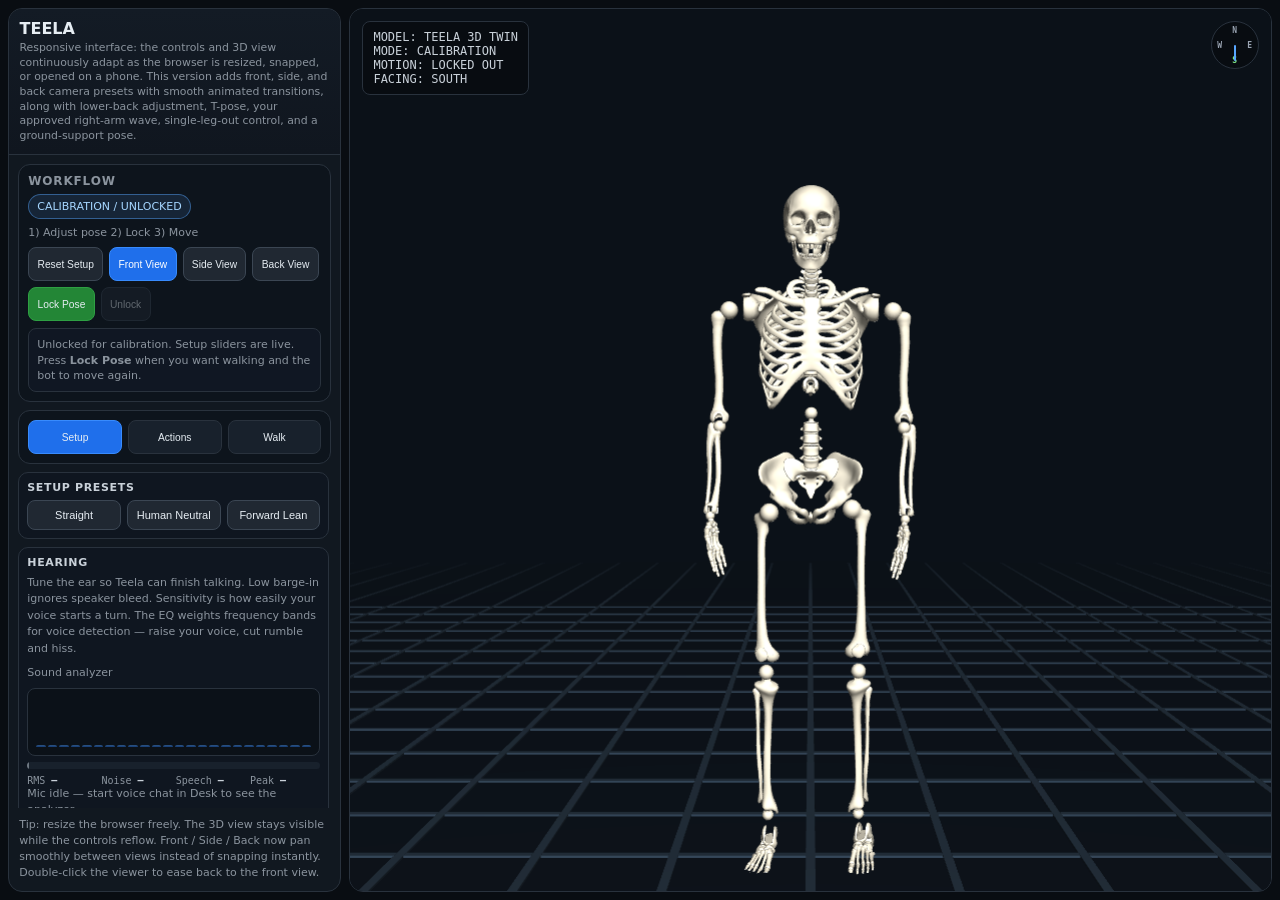
<file: ui/robot-simulator.html>
<!doctype html>
<html lang="en">
<head>
<meta charset="utf-8">
<meta name="viewport" content="width=device-width,initial-scale=1,viewport-fit=cover">
<title>TEELA — Responsive Front-Center Character View</title>
<style>
:root{
  color-scheme:dark;
  --bg:#090d12; --panel:#111820; --panel2:#0d141c; --line:#29323d;
  --text:#e6edf3; --muted:#8b949e; --accent:#58a6ff; --ok:#3fb950; --warn:#d29922;
}
*{box-sizing:border-box}
html,body{margin:0;height:100%;background:var(--bg);color:var(--text);
  font-family:system-ui,-apple-system,Segoe UI,Roboto,Arial,sans-serif;overflow:hidden}
body{padding:10px}
.app{
  display:grid;
  grid-template-columns:minmax(340px,390px) 1fr;
  gap:10px;
  height:calc(100vh - 20px);
  max-width:1600px;
  margin:auto;
}
.sidebar{
  background:var(--panel);
  border:1px solid var(--line);
  border-radius:14px;
  display:flex;
  flex-direction:column;
  min-height:0;
  overflow:hidden;
}
.sidehead{
  padding:12px 12px 10px;
  border-bottom:1px solid var(--line);
  background:linear-gradient(180deg,#131b25 0%, #10161f 100%);
}
.sidehead h1{font-size:18px;margin:0 0 3px}
.sidehead .sub{font-size:12px;color:var(--muted);line-height:1.35}
.sidebar-body{
  display:grid;
  grid-template-rows:auto auto 1fr;
  gap:8px;
  padding:10px;
  min-height:0;
}
.panel{
  background:var(--panel2);
  border:1px solid var(--line);
  border-radius:12px;
  padding:10px;
  min-width:0;
}
.panel h2{
  margin:0 0 6px;
  font-size:12px;
  text-transform:uppercase;
  letter-spacing:.07em;
  color:var(--muted);
}
.desc{font-size:11px;color:var(--muted);line-height:1.4}
.row{display:flex;gap:6px;flex-wrap:wrap;align-items:center}
button{
  min-height:34px;padding:6px 10px;border-radius:8px;border:1px solid #3b4653;
  background:#202832;color:var(--text);font-size:12px;cursor:pointer
}
button:hover:not(:disabled){background:#293441}
button.primary{background:#1f6feb;border-color:#388bfd}
button.primary:hover:not(:disabled){background:#2f81f7}
button.success{background:#238636;border-color:#2ea043}
button.success:hover:not(:disabled){background:#2ea043}
button:disabled{opacity:.38;cursor:not-allowed}
button.small{min-height:30px;padding:5px 8px;font-size:11px}
button.on,button.motionCtl.on{background:#1f6feb;border-color:#388bfd;color:#fff}
.statepill{
  padding:5px 8px;border:1px solid rgba(88,166,255,.45);border-radius:999px;
  font-size:11px;background:rgba(88,166,255,.12);color:#a5d6ff;display:inline-flex
}
.statepill.locked{background:rgba(88,166,255,.18);border-color:rgba(88,166,255,.65);color:#c8e4ff}
.grid2{display:grid;grid-template-columns:1fr 1fr;gap:6px}
.grid3{display:grid;grid-template-columns:1fr 1fr 1fr;gap:6px}

.tabs{display:flex;gap:6px}
.tab-btn{
  flex:1;min-width:0;text-align:center;
  background:#18212c;border:1px solid var(--line)
}
.tab-btn.active{background:#1f6feb;border-color:#388bfd}
.tab-pane{display:none;min-height:0}
.tab-pane.active{display:block}
.scrollpane{
  min-height:0;overflow:auto;padding-right:2px;
  scrollbar-width:thin;
}
.group{
  border:1px solid var(--line);border-radius:10px;background:#0f1620;
  padding:8px;margin-bottom:8px
}
.group h3{margin:0 0 6px;font-size:11px;color:#c9d1d9;text-transform:uppercase;letter-spacing:.06em}
.slider-row{
  display:grid;grid-template-columns:80px 1fr 40px;gap:6px;align-items:center;
  margin:5px 0
}
.slider-row label{font-size:11px;color:var(--muted)}
.slider-row output{
  text-align:right;font:11px ui-monospace,SFMono-Regular,Menlo,monospace;color:#c9d1d9
}
.part-row{
  display:grid;grid-template-columns:1fr auto auto auto;gap:6px;align-items:center;
  margin:4px 0
}
.part-row .part-name{font-size:11px;color:var(--muted)}
.part-row output{font:11px ui-monospace,SFMono-Regular,Menlo,monospace;min-width:36px;text-align:right;color:#c9d1d9}
input[type=range]{width:100%;min-width:0;accent-color:var(--accent)}
input[type=range]:disabled{opacity:.42}
.stats{display:grid;grid-template-columns:1fr auto;gap:6px 10px;font-size:11px}
.k{color:var(--muted)} .v{text-align:right;font-variant-numeric:tabular-nums}
.hint{font-size:11px;color:var(--muted);line-height:1.5}
.mic-eq{display:block;min-width:0}
.mic-analysis{margin-top:8px;min-width:0}
.mic-analyzer{
  display:flex;align-items:flex-end;gap:clamp(1px,.3vw,2px);
  height:clamp(44px,11vw,68px);margin-top:6px;
  padding:clamp(6px,.6vw,8px);border:1px solid var(--line);border-radius:8px;
  background:#0b1118;min-width:0;overflow:hidden
}
.mic-analyzer span{
  flex:1 1 0;min-width:2px;height:4%;border-radius:2px 2px 0 0;
  background:linear-gradient(180deg,#58a6ff,#1f6feb);opacity:.45
}
.mic-analyzer span.speech{
  background:linear-gradient(180deg,#7ee787,#3fb950);opacity:1
}
.mic-analyzer.tts span,.mic-analyzer.tts span.speech{
  background:linear-gradient(180deg,#e3b341,#d29922);opacity:.9
}
.mic-vu{position:relative;height:7px;margin-top:6px;border-radius:99px;background:#18212c;overflow:hidden}
.mic-vu i{display:block;height:100%;width:0;background:#3fb950;border-radius:99px}
.mic-vu em{position:absolute;top:0;bottom:0;width:2px;left:0;background:#8b949e;opacity:.75}
.mic-vu.hot i{background:#d29922}
.mic-vu.speech i{background:#3fb950}
.mic-stats{
  display:grid;grid-template-columns:repeat(4,minmax(0,1fr));gap:4px;margin-top:6px;
  font:clamp(9px,.8vw,10px) ui-monospace,SFMono-Regular,Menlo,monospace;color:var(--muted)
}
.mic-stats span{min-width:0;overflow:hidden;text-overflow:ellipsis;white-space:nowrap}
.mic-stats b{color:#c9d1d9;font-weight:600}
kbd{border:1px solid #3b4653;border-bottom-width:2px;border-radius:4px;background:#202832;padding:1px 5px;color:var(--text);font-size:11px}
.msg{margin-top:7px;padding:8px;border:1px solid var(--line);border-radius:8px;background:#101723;font-size:11px;color:var(--muted);line-height:1.4}

.stage{
  position:relative;
  border:1px solid var(--line);
  border-radius:14px;
  overflow:hidden;
  background:#0b1118;
  min-height:0;
}
#gl{display:block;width:100%;height:100%;touch-action:none}
.hud{
  position:absolute;left:12px;top:12px;padding:8px 10px;border:1px solid var(--line);
  border-radius:8px;background:rgba(8,12,17,.82);
  font:12px ui-monospace,SFMono-Regular,Menlo,monospace;
  color:#c9d1d9;pointer-events:none;white-space:pre
}
.compass{
  position:absolute;right:12px;top:12px;left:auto;width:48px;height:48px;z-index:3;
  border:1px solid var(--line);border-radius:50%;
  background:rgba(8,12,17,.82);pointer-events:none;
  color:#9aa4b2;font:700 8px ui-monospace,SFMono-Regular,Menlo,monospace
}
.compass [data-heading]{position:absolute;transform:translate(-50%,-50%)}
.compass-n{left:50%;top:8px}
.compass-s{left:50%;top:calc(100% - 8px)}
.compass-e{left:calc(100% - 8px);top:50%}
.compass-w{left:8px;top:50%}
.compass .on{color:#7ee787}
.compass-needle{
  position:absolute;left:50%;top:50%;width:2px;height:16px;background:#58a6ff;
  transform-origin:50% 100%;border-radius:1px;margin-left:-1px;margin-top:-16px
}
.loading{
  position:absolute;inset:0;z-index:5;display:grid;place-items:center;background:#0b1118;
  color:#c9d1d9;text-align:center;padding:30px
}
.loading strong{display:block;margin-bottom:6px}
.loading span{font-size:12px;color:var(--muted)}
#error{
  display:none;position:absolute;inset:0;z-index:8;place-items:center;
  background:#0b1118;color:#ffb4a9;text-align:center;padding:32px
}

.footer-note{
  font-size:11px;color:var(--muted);padding:0 10px 10px;line-height:1.45
}

@media (max-width: 1100px){
  body{overflow:auto;height:auto}
  html,body{height:auto}
  .app{grid-template-columns:1fr; height:auto; min-height:calc(100vh - 20px)}
  .stage{height:60vh}
  .sidebar{overflow:visible}
  .sidebar-body{display:block}
  .scrollpane{overflow:visible;max-height:none}
}

/* ==========================================================
   TEELA FLUID RESPONSIVE LAYOUT
   Continuously adapts from full desktop -> snapped window ->
   narrow desktop/tablet -> phone portrait -> phone landscape.
   ========================================================== */

:root{
  --page-pad:clamp(4px,.65vw,10px);
  --app-gap:clamp(4px,.65vw,10px);
}

/* Keep the application inside the actual visible viewport. */
html,body{
  width:100%;
  height:100%;
  min-width:0;
  min-height:0;
  overflow:hidden;
}
body{
  padding:var(--page-pad);
  overscroll-behavior:none;
}

/* Fluid desktop baseline. */
.app{
  width:100%;
  max-width:1800px;
  height:calc(100dvh - (2 * var(--page-pad)));
  min-width:0;
  min-height:0;
  margin:0 auto;
  gap:var(--app-gap);
  grid-template-columns:clamp(290px,26vw,390px) minmax(0,1fr);
}

.sidebar,
.stage{
  min-width:0;
  min-height:0;
}

.sidebar{
  overflow:hidden;
}

.sidebar-body{
  min-height:0;
  overflow:hidden;
  padding:clamp(6px,.7vw,10px);
  gap:clamp(5px,.6vw,8px);
}

.scrollpane{
  min-height:0;
  overflow:auto;
  max-height:none;
  overscroll-behavior:contain;
  -webkit-overflow-scrolling:touch;
}

/* Let button grids reflow based on the real sidebar width, not only viewport width. */
.grid2{
  grid-template-columns:repeat(auto-fit,minmax(118px,1fr));
}
.grid3{
  grid-template-columns:repeat(auto-fit,minmax(92px,1fr));
}

.sidehead{
  padding:clamp(8px,.8vw,12px);
}
.sidehead h1{
  font-size:clamp(14px,1.25vw,18px);
  line-height:1.15;
}
.sidehead .sub{
  font-size:clamp(10px,.85vw,12px);
}

.panel{
  padding:clamp(7px,.7vw,10px);
}

button{
  font-size:clamp(10px,.8vw,12px);
  padding-left:clamp(6px,.65vw,10px);
  padding-right:clamp(6px,.65vw,10px);
  touch-action:manipulation;
}

.slider-row{
  grid-template-columns:minmax(68px,80px) minmax(70px,1fr) 40px;
  gap:clamp(3px,.45vw,6px);
}

#gl{
  position:absolute;inset:0;
  width:100%;
  height:100%;
}

/* ----------------------------------------------------------
   Half snapped / narrowed desktop.
   Stay side-by-side and continuously shrink rather than
   suddenly stacking at the old 1100px breakpoint.
   ---------------------------------------------------------- */
@media (max-width:1100px) and (min-width:641px){
  html,body{
    height:100%;
    overflow:hidden;
  }
  body{
    height:100%;
    overflow:hidden;
  }
  .app{
    grid-template-columns:clamp(250px,35vw,330px) minmax(0,1fr);
    height:calc(100dvh - (2 * var(--page-pad)));
    min-height:0;
  }
  .stage{
    height:auto;
    min-height:0;
  }
  .sidebar{
    overflow:hidden;
  }
  .sidebar-body{
    display:grid;
    grid-template-rows:auto auto minmax(0,1fr);
  }
  .scrollpane{
    overflow:auto;
    max-height:none;
  }
  .sidehead h1{
    font-size:clamp(12px,1.7vw,15px);
  }
  .sidehead .sub{
    font-size:10px;
    display:-webkit-box;
    -webkit-box-orient:vertical;
    -webkit-line-clamp:2;
    overflow:hidden;
  }
  .footer-note{
    display:none;
  }
  .panel h2,
  .group h3{
    font-size:10px;
  }
  .hint,
  .desc,
  .msg{
    font-size:10px;
  }
  .grid3{
    grid-template-columns:repeat(auto-fit,minmax(88px,1fr));
  }
  button{
    min-height:31px;
    font-size:10px;
    padding:4px 6px;
  }
  button.small{
    min-height:29px;
    font-size:9px;
    padding:4px 5px;
  }
  .slider-row{
    grid-template-columns:66px minmax(56px,1fr) 36px;
    margin:3px 0;
  }
  .slider-row label,
  .slider-row output{
    font-size:10px;
  }
  .mic-analyzer{height:56px}
  .mic-stats{font-size:9px}
  .compass{
    right:8px;
    top:8px;
    left:auto;
    width:40px;
    height:40px;
    font-size:7px;
  }
  .compass-n,.compass-s{top:7px}
  .compass-s{top:calc(100% - 7px)}
  .compass-e{left:calc(100% - 7px)}
  .compass-w{left:7px}
  .compass-needle{height:12px;margin-top:-12px}
  .hud{
    left:8px;
    top:8px;
    font-size:10px;
    padding:6px 7px;
  }
}

/* Additional compression as a snapped desktop window gets very narrow,
   while still preserving the side-by-side view. */
@media (max-width:800px) and (min-width:641px){
  .app{
    grid-template-columns:250px minmax(0,1fr);
  }
  .sidehead .sub{
    display:none;
  }
  .sidehead{
    padding:7px;
  }
  .sidebar-body{
    padding:5px;
    gap:4px;
  }
  .panel{
    padding:6px;
  }
  .msg{
    display:none;
  }
  .grid2,
  .grid3{
    grid-template-columns:1fr 1fr;
  }
  .hud{
    font-size:9px;
    max-width:calc(100% - 56px);
  }
}

/* ----------------------------------------------------------
   Phones / very narrow browser windows.
   Keep the 3D model permanently visible above the controls.
   Only the lower control area scrolls.
   ---------------------------------------------------------- */
@media (max-width:640px){
  html,body{
    height:100%;
    overflow:hidden;
  }
  body{
    height:100%;
    padding:max(4px,env(safe-area-inset-top))
            max(4px,env(safe-area-inset-right))
            max(4px,env(safe-area-inset-bottom))
            max(4px,env(safe-area-inset-left));
  }
  .app{
    display:grid;
    grid-template-columns:minmax(0,1fr);
    grid-template-rows:minmax(210px,42dvh) minmax(0,1fr);
    gap:4px;
    height:calc(100dvh - max(8px,env(safe-area-inset-top)) - max(8px,env(safe-area-inset-bottom)));
    min-height:0;
  }
  .stage{
    grid-row:1;
    height:auto;
    min-height:210px;
    border-radius:10px;
  }
  .sidebar{
    grid-row:2;
    min-height:0;
    overflow:hidden;
    border-radius:10px;
  }
  .sidehead{
    flex:0 0 auto;
    padding:6px 8px;
  }
  .sidehead h1{
    margin:0;
    font-size:12px;
    white-space:nowrap;
    overflow:hidden;
    text-overflow:ellipsis;
  }
  .sidehead .sub{
    display:none;
  }
  .sidebar-body{
    display:grid;
    grid-template-rows:auto auto minmax(0,1fr);
    padding:5px;
    gap:4px;
    min-height:0;
    overflow:hidden;
  }
  .scrollpane{
    min-height:0;
    overflow:auto;
    max-height:none;
  }
  .panel{
    padding:6px;
    border-radius:8px;
  }
  .panel h2{
    margin-bottom:4px;
    font-size:9px;
  }
  .msg{
    display:none;
  }
  .statepill{
    font-size:9px;
    padding:4px 6px;
  }
  .tabs{
    gap:4px;
  }
  .tab-btn{
    min-height:32px;
    font-size:10px;
  }
  .group{
    padding:6px;
    margin-bottom:5px;
    border-radius:8px;
  }
  .group h3{
    margin-bottom:4px;
    font-size:9px;
  }
  .grid2,
  .grid3{
    grid-template-columns:1fr 1fr;
    gap:4px;
  }
  .slider-row{
    grid-template-columns:70px minmax(68px,1fr) 36px;
    gap:4px;
    margin:3px 0;
  }
  .slider-row label,
  .slider-row output,
  .hint{
    font-size:9px;
  }
  input[type=range]{
    min-height:26px;
  }
  .mic-analyzer{height:48px;padding:6px}
  .mic-stats{grid-template-columns:1fr 1fr;gap:3px 8px;font-size:9px}
  button{
    min-height:34px;
    padding:5px 6px;
    font-size:10px;
  }
  button.small{
    min-height:32px;
    padding:4px;
    font-size:9px;
  }
  .footer-note{
    display:none;
  }
  .compass{
    right:6px;
    top:6px;
    width:36px;
    height:36px;
    font-size:7px;
  }
  .compass-needle{height:10px;margin-top:-10px}
  .hud{
    left:6px;
    top:6px;
    max-width:calc(100% - 50px);
    padding:5px 6px;
    font-size:8px;
    line-height:1.25;
    overflow:hidden;
  }
}

/* Small phones. */
@media (max-width:430px){
  .app{
    grid-template-rows:minmax(195px,39dvh) minmax(0,1fr);
  }
  .stage{
    min-height:195px;
  }
  .sidebar-body{
    padding:4px;
  }
  .panel{
    padding:5px;
  }
  .row{
    gap:4px;
  }
  .slider-row{
    grid-template-columns:64px minmax(58px,1fr) 34px;
  }
  .slider-row label,
  .slider-row output{
    font-size:8px;
  }
  .mic-analyzer{height:42px}
}

/* Very narrow phones: one button per row where labels need room. */
@media (max-width:350px){
  .grid2,
  .grid3{
    grid-template-columns:1fr;
  }
  .hud{
    max-width:calc(100% - 48px);
  }
}

/* Phone landscape: return to a compact two-column layout so the
   skeleton does not become a shallow horizontal strip. */
@media (max-height:520px) and (orientation:landscape) and (max-width:950px){
  body{
    padding:4px;
  }
  .app{
    grid-template-columns:clamp(230px,38vw,290px) minmax(0,1fr);
    grid-template-rows:minmax(0,1fr);
    height:calc(100dvh - 8px);
    gap:4px;
  }
  .sidebar{
    grid-column:1;
    grid-row:1;
  }
  .stage{
    grid-column:2;
    grid-row:1;
    height:auto;
    min-height:0;
  }
  .sidehead{
    padding:5px 7px;
  }
  .sidehead h1{
    font-size:11px;
  }
  .sidehead .sub,
  .msg,
  .footer-note{
    display:none;
  }
  .sidebar-body{
    padding:4px;
    gap:3px;
  }
  .panel{
    padding:5px;
  }
  .group{
    padding:5px;
    margin-bottom:4px;
  }
  .grid2,
  .grid3{
    grid-template-columns:1fr 1fr;
  }
  .slider-row{
    grid-template-columns:60px minmax(52px,1fr) 31px;
    gap:3px;
    margin:2px 0;
  }
  .slider-row label,
  .slider-row output,
  .hint{
    font-size:8px;
  }
  .mic-analyzer{height:36px;padding:4px}
  .mic-stats{grid-template-columns:1fr 1fr;font-size:8px}
  button{
    min-height:28px;
    padding:3px 4px;
    font-size:9px;
  }
  button.small{
    min-height:27px;
    padding:3px;
    font-size:8px;
  }
  .hud{
    font-size:8px;
  }
}

</style>
</head>
<body>
<div class="app">
  <aside class="sidebar">
    <div class="sidehead">
      <h1>TEELA</h1>
      <div class="sub">Responsive interface: the controls and 3D view continuously adapt as the browser is resized, snapped, or opened on a phone. This version adds front, side, and back camera presets with smooth animated transitions, along with lower-back adjustment, T-pose, your approved right-arm wave, single-leg-out control, and a ground-support pose.</div>
    </div>

    <div class="sidebar-body">
      <section class="panel">
        <h2>Workflow</h2>
        <div class="row" style="justify-content:space-between;margin-bottom:6px">
          <span id="poseState" class="statepill">CALIBRATION / UNLOCKED</span>
          <span class="hint">1) Adjust pose  2) Lock  3) Move</span>
        </div>
        <div class="row">
          <button id="resetPose" type="button">Reset Setup</button>
          <button id="frontView" type="button">Front View</button>
          <button id="sideView" type="button">Side View</button>
          <button id="backView" type="button">Back View</button>
          <button id="lockPose" type="button" class="success">Lock Pose</button>
          <button id="unlockPose" type="button" disabled>Unlock</button>
        </div>
        <div class="msg" id="lockMsg">Walking and action controls are disabled until you press <strong>Lock Pose</strong>.</div>
      </section>

      <section class="panel">
        <div class="tabs">
          <button id="tabSetupBtn" class="tab-btn active" type="button">Setup</button>
          <button id="tabActionBtn" class="tab-btn" type="button">Actions</button>
          <button id="tabWalkBtn" class="tab-btn" type="button">Walk</button>
        </div>
      </section>

      <div class="scrollpane">
        <div id="tabSetup" class="tab-pane active">
          <section class="group">
            <h3>Setup Presets</h3>
            <div class="grid3">
              <button class="setupPreset small" id="presetStraight" type="button">Straight</button>
              <button class="setupPreset small" id="presetHuman" type="button">Human Neutral</button>
              <button class="setupPreset small" id="presetForward" type="button">Forward Lean</button>
            </div>
          </section>

          <section class="group">
            <h3>Hearing</h3>
            <div class="hint" style="margin-bottom:6px">Tune the ear so Teela can finish talking. Low barge-in ignores speaker bleed. Sensitivity is how easily your voice starts a turn. The EQ weights frequency bands for voice detection — raise your voice, cut rumble and hiss.</div>
            <div class="mic-analysis">
              <div class="hint">Sound analyzer</div>
              <div class="mic-analyzer" id="micAnalyzer" aria-hidden="true"></div>
              <div class="mic-vu" id="micVu"><i id="micVuFill"></i><em id="micVuNoise"></em></div>
              <div class="mic-stats">
                <span>RMS <b id="micRms">—</b></span>
                <span>Noise <b id="micNoiseV">—</b></span>
                <span>Speech <b id="micBandV">—</b></span>
                <span>Peak <b id="micPeakV">—</b></span>
              </div>
              <div class="hint" id="micHearState">Mic idle — start voice chat in Desk to see the analyzer.</div>
            </div>
            <div class="slider-row"><label for="micSens">Sensitivity</label><input id="micSens" type="range" min="0" max="100" value="50" step="1"><output id="micSensO">50</output></div>
            <div class="slider-row"><label for="micBarge">Barge-in</label><input id="micBarge" type="range" min="0" max="100" value="15" step="1"><output id="micBargeO">15</output></div>
            <div class="slider-row"><label for="micHang">End pause</label><input id="micHang" type="range" min="400" max="2500" value="1200" step="50"><output id="micHangO">1.2s</output></div>
            <div class="hint" style="margin-top:8px">Sensitivity EQ</div>
            <div class="mic-eq" id="micEq" aria-label="Microphone sensitivity equalizer"></div>
            <div class="row" style="margin-top:6px"><button class="small" id="micReset" type="button">Reset hearing</button></div>
          </section>

          <section class="group">
            <h3>Spine & Head</h3>
            <div class="slider-row"><label for="lowerBack">Lower back</label><input class="cal" id="lowerBack" type="range" min="-25" max="35" value="0" step="1"><output id="lowerBackO">0°</output></div>
            <div class="slider-row"><label for="back">Upper back</label><input class="cal" id="back" type="range" min="-30" max="55" value="0" step="1"><output id="backO">0°</output></div>
            <div class="slider-row"><label for="headPan">Head pan</label><input class="cal" id="headPan" type="range" min="-70" max="70" value="0" step="1"><output id="headPanO">0°</output></div>
            <div class="slider-row"><label for="headTilt">Head tilt</label><input class="cal" id="headTilt" type="range" min="-40" max="40" value="0" step="1"><output id="headTiltO">0°</output></div>
          </section>

          <section class="group">
            <h3>Left Arm</h3>
            <div class="slider-row"><label for="shL">Shoulder fwd</label><input class="cal" id="shL" type="range" min="-35" max="155" value="0" step="1"><output id="shLO">0°</output></div>
            <div class="slider-row"><label for="shOutL">Arm out</label><input class="cal" id="shOutL" type="range" min="0" max="110" value="0" step="1"><output id="shOutLO">0°</output></div>
            <div class="slider-row"><label for="elL">Elbow</label><input class="cal" id="elL" type="range" min="-120" max="15" value="-5" step="1"><output id="elLO">-5°</output></div>
            <div class="slider-row"><label for="wrL">Wrist</label><input class="cal" id="wrL" type="range" min="-180" max="180" value="0" step="1"><output id="wrLO">0°</output></div>
          </section>

          <section class="group">
            <h3>Right Arm</h3>
            <div class="slider-row"><label for="shR">Shoulder fwd</label><input class="cal" id="shR" type="range" min="-35" max="155" value="0" step="1"><output id="shRO">0°</output></div>
            <div class="slider-row"><label for="shOutR">Arm out</label><input class="cal" id="shOutR" type="range" min="0" max="110" value="0" step="1"><output id="shOutRO">0°</output></div>
            <div class="slider-row"><label for="elR">Elbow</label><input class="cal" id="elR" type="range" min="-120" max="15" value="-5" step="1"><output id="elRO">-5°</output></div>
            <div class="slider-row"><label for="wrR">Wrist</label><input class="cal" id="wrR" type="range" min="-180" max="180" value="0" step="1"><output id="wrRO">0°</output></div>
          </section>

          <section class="group">
            <h3>Left Leg</h3>
            <div class="slider-row"><label for="hipL">Hip fwd</label><input class="cal" id="hipL" type="range" min="-45" max="90" value="0" step="1"><output id="hipLO">0°</output></div>
            <div class="slider-row"><label for="hipOutL">Leg out</label><input class="cal" id="hipOutL" type="range" min="0" max="20" value="0" step="1"><output id="hipOutLO">0°</output></div>
            <div class="slider-row"><label for="kneeL">Knee flex</label><input class="cal" id="kneeL" type="range" min="0" max="110" value="6" step="1"><output id="kneeLO">6°</output></div>
            <div class="slider-row"><label for="ankleL">Ankle</label><input class="cal" id="ankleL" type="range" min="-40" max="40" value="0" step="1"><output id="ankleLO">0°</output></div>
          </section>

          <section class="group">
            <h3>Right Leg</h3>
            <div class="slider-row"><label for="hipR">Hip fwd</label><input class="cal" id="hipR" type="range" min="-45" max="90" value="0" step="1"><output id="hipRO">0°</output></div>
            <div class="slider-row"><label for="hipOutR">Leg out</label><input class="cal" id="hipOutR" type="range" min="0" max="20" value="0" step="1"><output id="hipOutRO">0°</output></div>
            <div class="slider-row"><label for="kneeR">Knee flex</label><input class="cal" id="kneeR" type="range" min="0" max="110" value="6" step="1"><output id="kneeRO">6°</output></div>
            <div class="slider-row"><label for="ankleR">Ankle</label><input class="cal" id="ankleR" type="range" min="-40" max="40" value="0" step="1"><output id="ankleRO">0°</output></div>
          </section>
        </div>

        <div id="tabActions" class="tab-pane">
          <section class="group">
            <h3>Walk / Neutral</h3>
            <div class="grid2">
              <button class="motionCtl" id="walkLeft" type="button" disabled>← Walk Left · East</button>
              <button class="motionCtl" id="walkRight" type="button" disabled>Walk Right · West →</button>
              <button class="motionCtl" id="walkPlace" type="button" disabled>In Place · South</button>
              <button class="motionCtl" id="walkBack" type="button" disabled>Walk Back · Reverse</button>
              <button class="motionCtl" id="stopMotion" type="button" disabled>Stop</button>
            </div>
            <div class="hint" style="margin-top:6px">Facing you is <strong>south</strong>. Walk left is <strong>east</strong>, walk right is <strong>west</strong>, walk back is <strong>reverse while still facing you</strong>.</div>
            <div class="row" style="margin-top:6px">
              <button class="motionCtl" id="neutralAction" type="button" disabled>Return to Locked Pose</button>
            </div>
          </section>

          <section class="group">
            <h3>Body Actions</h3>
            <div class="hint" style="margin-bottom:6px">Forward means anatomical forward. The 90° leg raise puts the femur horizontal and the knee at 90°, with the shin dropping downward. Only one leg pivots outward at a time. Leg Out and 90° Raise plant the stance foot first, then the free leg moves. Kneel left/right lower onto one knee; Kneel Both puts both knees on the ground. The ground-support pose keeps the feet planted while the torso folds and the hands reach the floor.</div>
            <div class="grid3">
              <button class="motionCtl small" id="bendForward" disabled>Bend Forward</button>
              <button class="motionCtl small" id="armsForward" disabled>Arms Forward</button>
              <button class="motionCtl small" id="armsUp" disabled>Arms Up</button>
              <button class="motionCtl small" id="tPose" disabled>T Pose</button>
              <button class="motionCtl small" id="waveRight" disabled>Wave Right</button>
              <button class="motionCtl small" id="leftLegOut" disabled>Left Leg Out 20°</button>
              <button class="motionCtl small" id="rightLegOut" disabled>Right Leg Out 20°</button>
              <button class="motionCtl small" id="leftLegForward" disabled>Left 90° Raise</button>
              <button class="motionCtl small" id="legsNeutral" disabled>Legs Neutral</button>
              <button class="motionCtl small" id="rightLegForward" disabled>Right 90° Raise</button>
              <button class="motionCtl small" id="kneelLeft" disabled>Kneel Left</button>
              <button class="motionCtl small" id="kneelBoth" disabled>Kneel Both</button>
              <button class="motionCtl small" id="kneelRight" disabled>Kneel Right</button>
              <button class="motionCtl small" id="groundPose" disabled>Ground Support</button>
            </div>
          </section>

          <section class="group">
            <h3>Head Controls</h3>
            <div class="hint" style="margin-bottom:6px">Nudges from the locked pose. The rest of the body stays put.</div>
            <div class="grid3">
              <button class="motionCtl small" id="headLeft" disabled>Head Left</button>
              <button class="motionCtl small" id="headCenter" disabled>Center</button>
              <button class="motionCtl small" id="headRight" disabled>Head Right</button>
              <button class="motionCtl small" id="headUp" disabled>Head Up</button>
              <button class="motionCtl small" id="headLevel" disabled>Level</button>
              <button class="motionCtl small" id="headDown" disabled>Head Down</button>
            </div>
          </section>

          <section class="group">
            <h3>Locked Parts</h3>
            <div class="hint" style="margin-bottom:6px">After lock, move any part in either direction. The bot uses these same directions so one joint does not reset the others.</div>
            <div id="partControls"></div>
          </section>

          <section class="group">
            <h3>Keyboard</h3>
            <div class="hint">
              After locking: <kbd>A</kbd>/<kbd>←</kbd> walk left (east),
              <kbd>D</kbd>/<kbd>→</kbd> walk right (west),
              <kbd>S</kbd>/<kbd>↓</kbd> walk back (north),
              <kbd>Space</kbd> stop,
              <kbd>N</kbd> locked neutral. Facing you is south.
            </div>
          </section>
        </div>

        <div id="tabWalk" class="tab-pane">
          <section class="group">
            <h3>Natural Walk Tuning</h3>
            <div class="slider-row"><label for="speed">Speed</label><input id="speed" type="range" min=".25" max="1.8" step=".05" value="1" disabled><output id="speedO">1.00×</output></div>
            <div class="slider-row"><label for="stride">Stride</label><input id="stride" type="range" min="40" max="125" step="1" value="90" disabled><output id="strideO">90%</output></div>
            <div class="slider-row"><label for="armSwing">Arm swing</label><input id="armSwing" type="range" min="0" max="130" step="1" value="90" disabled><output id="armSwingO">90%</output></div>
            <div class="slider-row"><label for="sway">Hip sway</label><input id="sway" type="range" min="0" max="130" step="1" value="75" disabled><output id="swayO">75%</output></div>
          </section>

          <section class="group">
            <h3>Live State</h3>
            <div class="stats">
              <span class="k">Setup</span><span class="v" id="setupState">UNLOCKED</span>
              <span class="k">Motion</span><span class="v" id="motionState">DISABLED</span>
              <span class="k">Facing</span><span class="v" id="facingState">south</span>
              <span class="k">Direction</span><span class="v" id="direction">—</span>
              <span class="k">Gait phase</span><span class="v" id="phase">0°</span>
              <span class="k">Lower back</span><span class="v" id="liveLowerBack">0°</span>
              <span class="k">Upper back</span><span class="v" id="liveBack">0°</span>
              <span class="k">Head pan</span><span class="v" id="livePan">0°</span>
              <span class="k">Head tilt</span><span class="v" id="liveTilt">0°</span>
            </div>
          </section>

          <section class="group">
            <h3>Walk Model</h3>
            <div class="hint">
              The gait keeps the knee in normal backward flexion only. During swing the knee folds first, then the femur advances, then the shin extends downward for heel strike. Lower-back motion is small and upper-back motion is slightly larger, while hip-out and arm-out controls remain available for poses like T-pose and ground support.
            </div>
          </section>
        </div>
      </div>
    </div>

    <div class="footer-note">
      Tip: resize the browser freely. The 3D view stays visible while the controls reflow. Front / Side / Back now pan smoothly between views instead of snapping instantly. Double-click the viewer to ease back to the front view.
    </div>
  </aside>

  <main class="stage">
    <canvas id="gl"></canvas>
    <div class="hud" id="hud">MODEL: PREPARING
MODE: CALIBRATION
MOTION: LOCKED OUT</div>
    <div class="compass" id="compass" aria-label="Compass: facing you is south">
      <span class="compass-n" data-heading="north">N</span>
      <span class="compass-e" data-heading="east">E</span>
      <span class="compass-s" data-heading="south">S</span>
      <span class="compass-w" data-heading="west">W</span>
      <span class="compass-needle" id="compassNeedle"></span>
    </div>

    <div class="loading" id="loading">
      <div>
        <strong>Preparing solid articulated skeleton…</strong>
        <span id="loadStatus">Loading Las Catrina skeleton</span>
      </div>
    </div>
    <div id="error"></div>
  </main>
</div>

<script>
(() => {
"use strict";

const DEG = Math.PI / 180;
const ELBOW_UI_MAX = 15;
const ELBOW_UI_MIN = -120;

const defs = {
  neck_pan: {min:-70, max:70},
  neck_tilt: {min:-40, max:40},
  left_shoulder: {min:-35, max:155},
  left_shoulder_out: {min:0, max:110},
  left_elbow: {min:0, max:135},
  left_wrist: {min:-180, max:180},
  right_shoulder: {min:-35, max:155},
  right_shoulder_out: {min:0, max:110},
  right_elbow: {min:0, max:135},
  right_wrist: {min:-180, max:180},
  upper_back_pitch: {min:-30, max:55},
  lower_back_pitch: {min:-25, max:35},
  lower_back_roll: {min:-25, max:25},
  left_hip: {min:-45, max:90},
  left_hip_out: {min:0, max:20},
  left_knee: {min:0, max:120},
  left_ankle: {min:-40, max:40},
  right_hip: {min:-45, max:90},
  right_hip_out: {min:0, max:20},
  right_knee: {min:0, max:120},
  right_ankle: {min:-40, max:40}
};

const aliases = {
  neck_yaw: "neck_pan",
  neck_pitch: "neck_tilt",
  torso_yaw: "lower_back_roll",
  left_arm_out: "left_shoulder_out",
  right_arm_out: "right_shoulder_out",
  left_leg_out: "left_hip_out",
  right_leg_out: "right_hip_out"
};

function emptyJoints(){
  const o = {};
  Object.keys(defs).forEach(k => { o[k] = 0; });
  o.left_elbow = 0;
  o.right_elbow = 0;
  o.left_knee = 0;
  o.right_knee = 0;
  return o;
}
function completeJoints(src){
  const out = emptyJoints();
  if(src && typeof src === "object"){
    Object.keys(defs).forEach(k => {
      if(src[k] == null) return;
      const n = Number(src[k]);
      if(Number.isFinite(n)) out[k] = n;
    });
  }
  return out;
}
const ARM_JOINTS = [
  "left_shoulder","left_shoulder_out","left_elbow","left_wrist",
  "right_shoulder","right_shoulder_out","right_elbow","right_wrist"
];
function copyArmJoints(dest, src){
  ARM_JOINTS.forEach(k => {
    const n = Number(src && src[k] != null ? src[k] : 0);
    dest[k] = Number.isFinite(n) ? n : 0;
  });
  return dest;
}
function restArms(dest, elbow){
  dest.left_shoulder = 0;
  dest.left_shoulder_out = 0;
  dest.left_wrist = 0;
  dest.right_shoulder = 0;
  dest.right_shoulder_out = 0;
  dest.right_wrist = 0;
  dest.left_elbow = elbow == null ? 5 : elbow;
  dest.right_elbow = elbow == null ? 5 : elbow;
  return dest;
}
let gestureTarget = emptyJoints();
let gestureCurrent = emptyJoints();
function composeLockedPose(){
  const hold = completeJoints(lockedPose);
  Object.keys(defs).forEach(k => {
    hold[k] = (Number(lockedPose[k]||0)||0) + (Number(gestureCurrent[k]||0)||0);
  });
  return hold;
}
function applyLockedTargets(){
  const hold = completeJoints(lockedPose);
  Object.keys(defs).forEach(k => {
    hold[k] = (Number(lockedPose[k]||0)||0) + (Number(gestureTarget[k]||0)||0);
  });
  setTargets(hold, true);
  return hold;
}
function stopWaving(){
  // teela_v2: waving=false. Overlay must not run after Arms Forward / Stop.
  waving = false;
  waveIntent = false;
  waveBlend = 0;
  waveStarted = 0;
  if(state.motion === "waving") state.motion = "idle";
}
function applyGestureMap(offsets){
  gestureTarget = emptyJoints();
  Object.assign(gestureTarget, offsets || {});
  applyLockedTargets();
}
function setGesture(offsets){
  // teela_v2 setGesture: walking=false, waving=false, blankOffsets, assign.
  if(walkTimer){ clearInterval(walkTimer); walkTimer = null; }
  pendingMove = null;
  pendingWalkDir = null;
  reverseStage = null;
  stopWaving();
  state.motion = "idle";
  if(isKneeling()){
    startGestureSteps("custom", [{offsets: offsets || {}, drop: 0}]);
    return;
  }
  gestureSteps = null;
  kneelDropTarget = 0;
  applyGestureMap(offsets);
}
function gestureOffsetsFromHold(hold){
  const offsets = emptyJoints();
  const base = completeJoints(lockedPose);
  Object.keys(defs).forEach(k => {
    offsets[k] = (Number(hold[k]||0)||0) - (Number(base[k]||0)||0);
  });
  return offsets;
}
function startWave(side, source){
  // Absolute hold relative to locked pose, then overlay on THAT arm only.
  source = source || "UI";
  side = String(side||"right").toLowerCase() === "left" ? "left" : "right";
  if(state.estop) return {ok:false, error:"E-STOP is active"};
  if(!state.motors) return {ok:false, error:"Motors are disabled"};
  if(source !== "demo" && source !== "walk" && source !== "hydrate") stopDemo();
  if(source !== "hydrate") ensureLocked(true);
  const lp = completeJoints(lockedPose);
  const offsets = {};
  offsets[side+"_shoulder"] = 24 - (lp[side+"_shoulder"]||0);
  offsets[side+"_shoulder_out"] = 0 - (lp[side+"_shoulder_out"]||0);
  offsets[side+"_elbow"] = 118 - (lp[side+"_elbow"]||0);
  offsets[side+"_wrist"] = 0 - (lp[side+"_wrist"]||0);
  setGesture(offsets);
  waveSide = side;
  waveIntent = true;
  waving = true;
  waveBlend = 1;
  waveStarted = performance.now();
  state.pose = "wave";
  state.motion = source === "demo" ? "demo" : "waving";
  log((source||"control")+": wave — "+side+" wrist stays 0°");
  if(source === "UI") persistUi();
  emit();
  return {ok:true};
}
function startWaveRight(source){ return startWave("right", source); }
function waveHoldSide(map){
  map = map || {};
  const l = Number(map.left_elbow||0) >= 90 && Number(map.left_shoulder||0) >= 15;
  const r = Number(map.right_elbow||0) >= 90 && Number(map.right_shoulder||0) >= 15;
  if(l && !r) return "left";
  if(r && !l) return "right";
  return "";
}
function returnNeutral(){
  // teela_v2: stopAll + blankOffsets. Gesture eases back to the locked pose.
  stopDemo();
  if(walkTimer){ clearInterval(walkTimer); walkTimer = null; }
  pendingMove = null;
  pendingWalkDir = null;
  reverseStage = null;
  stopWaving();
  state.motion = "idle";
  state.walkDir = "place";
  state.heading = "south";
  if(isKneeling()){
    startGestureSteps("custom", [{offsets: {}, drop: 0}]);
    return {ok:true};
  }
  gestureSteps = null;
  kneelDropTarget = 0;
  gestureTarget = emptyJoints();
  applyLockedTargets();
  state.pose = "custom";
  persistUi();
  emit();
  return {ok:true};
}
function applySetupPreset(name){
  if(state.locked) return;
  const hold = completeJoints(poses.home);
  restArms(hold, 5);
  if(name === "straight"){
    hold.left_elbow = 0; hold.right_elbow = 0; hold.left_knee = 0; hold.right_knee = 0;
  } else if(name === "human_neutral"){
    hold.left_elbow = 8; hold.right_elbow = 8;
    hold.left_hip = 1; hold.right_hip = 1;
    hold.left_knee = 6; hold.right_knee = 6;
  } else if(name === "forward_lean"){
    hold.lower_back_pitch = 10; hold.upper_back_pitch = 18; hold.neck_tilt = 4;
    hold.left_hip = -2; hold.right_hip = -2; hold.left_knee = 8; hold.right_knee = 8;
  }
  gestureTarget = emptyJoints();
  setTargets(hold, true);
  Object.assign(state.joints, targets);
  liveJoints = Object.assign({}, targets);
  state.pose = name === "home" ? "home" : name;
  persistUi();
  emit();
  syncSliders();
}

const poses = {
  home: (() => {
    const j = emptyJoints();
    j.left_elbow=5; j.right_elbow=5; j.left_knee=6; j.right_knee=6;
    return j;
  })(),
  straight: (() => { const j = emptyJoints(); j.left_elbow=0; j.right_elbow=0; j.left_knee=0; j.right_knee=0; return j; })(),
  human_neutral: (() => {
    const j = emptyJoints();
    j.left_elbow=8; j.right_elbow=8; j.left_knee=6; j.right_knee=6;
    j.left_hip=1; j.right_hip=1;
    return j;
  })(),
  forward_lean: (() => {
    const j = emptyJoints();
    j.upper_back_pitch=18; j.lower_back_pitch=10; j.neck_tilt=4;
    j.left_hip=-2; j.right_hip=-2; j.left_knee=8; j.right_knee=8;
    return j;
  })(),
  neutral: (() => { const j=emptyJoints(); j.left_elbow=4; j.right_elbow=4; j.left_knee=3; j.right_knee=3; return j; })(),
  relaxed: (() => {
    const j=emptyJoints();
    j.neck_pan=6; j.neck_tilt=2; j.left_shoulder=-5; j.left_elbow=14; j.left_wrist=4;
    j.right_shoulder=4; j.right_elbow=10; j.right_wrist=-3; j.upper_back_pitch=2; j.lower_back_roll=3;
    j.left_hip=-2; j.left_knee=5; j.left_ankle=1; j.right_hip=4; j.right_knee=12; j.right_ankle=-3;
    return j;
  })(),
  attention: emptyJoints(),
  ready: (() => {
    const j=emptyJoints();
    j.left_shoulder=24; j.left_elbow=42; j.left_wrist=8; j.right_shoulder=24; j.right_elbow=42; j.right_wrist=-8;
    j.upper_back_pitch=3; j.left_hip=12; j.left_knee=22; j.left_ankle=-5; j.right_hip=12; j.right_knee=22; j.right_ankle=-5;
    return j;
  })(),
  sit: (() => {
    const j=emptyJoints();
    j.neck_tilt=4; j.left_shoulder=8; j.left_elbow=38; j.right_shoulder=8; j.right_elbow=38;
    j.upper_back_pitch=8; j.left_hip=58; j.left_knee=92; j.left_ankle=10; j.right_hip=58; j.right_knee=92; j.right_ankle=10;
    return j;
  })(),
  bow: (() => {
    const j=emptyJoints();
    j.neck_tilt=-6; j.upper_back_pitch=22; j.lower_back_pitch=12;
    j.left_hip=4; j.left_knee=8; j.right_hip=4; j.right_knee=8;
    return j;
  })(),
  lean_left: (() => { const j=emptyJoints(); j.lower_back_roll=-12; j.left_knee=4; j.right_knee=8; return j; })(),
  lean_right: (() => { const j=emptyJoints(); j.lower_back_roll=12; j.left_knee=8; j.right_knee=4; return j; })(),
  hands_up: (() => {
    const j=emptyJoints();
    j.left_shoulder=142; j.left_elbow=12; j.right_shoulder=142; j.right_elbow=12;
    return j;
  })(),
  tpose: (() => {
    const j=emptyJoints();
    j.left_shoulder_out=90; j.right_shoulder_out=90; j.left_elbow=0; j.right_elbow=0; j.left_knee=0; j.right_knee=0;
    return j;
  })(),
  wave: (() => {
    const j=emptyJoints();
    // teela_v2 approved wave: shoulder fwd 24°, arm out 0°, elbow 118° (stored positive here).
    j.right_shoulder=24; j.right_shoulder_out=0; j.right_elbow=118; j.right_wrist=0;
    j.left_knee=4; j.right_knee=4;
    return j;
  })(),
  squat: (() => {
    const j=emptyJoints();
    j.neck_tilt=6; j.left_shoulder=28; j.left_elbow=22; j.right_shoulder=28; j.right_elbow=22;
    j.upper_back_pitch=8; j.left_hip=48; j.left_knee=78; j.left_ankle=12; j.right_hip=48; j.right_knee=78; j.right_ankle=12;
    return j;
  })(),
  shrug: (() => {
    const j=emptyJoints();
    j.neck_tilt=2; j.left_shoulder=48; j.left_elbow=72; j.left_wrist=10; j.right_shoulder=48; j.right_elbow=72; j.right_wrist=-10;
    j.upper_back_pitch=4; j.left_knee=4; j.right_knee=4;
    return j;
  })(),
  arms_forward: (() => {
    const j=emptyJoints();
    j.left_shoulder=78; j.right_shoulder=78; j.left_elbow=8; j.right_elbow=8;
    return j;
  })(),
  bend_forward: (() => {
    const j=emptyJoints();
    j.upper_back_pitch=24; j.lower_back_pitch=14;
    return j;
  })(),
  ground_support: (() => {
    const j=emptyJoints();
    j.lower_back_pitch=20; j.upper_back_pitch=34;
    j.left_shoulder=18; j.right_shoulder=18; j.left_shoulder_out=8; j.right_shoulder_out=8;
    j.left_elbow=12; j.right_elbow=12; j.left_wrist=8; j.right_wrist=8;
    j.left_knee=20; j.right_knee=20;
    return j;
  })(),
  left_leg_out: (() => { const j=emptyJoints(); j.left_hip_out=20; j.right_hip_out=0; return j; })(),
  right_leg_out: (() => { const j=emptyJoints(); j.right_hip_out=20; j.left_hip_out=0; return j; })(),
  left_leg_raise: (() => { const j=emptyJoints(); j.left_hip=90; j.left_knee=90; j.right_knee=6; return j; })(),
  right_leg_raise: (() => { const j=emptyJoints(); j.right_hip=90; j.right_knee=90; j.left_knee=6; return j; })(),
  kneel_right: (() => {
    const j=emptyJoints();
    j.left_hip=90; j.left_knee=63; j.left_ankle=25;
    j.right_hip=0; j.right_knee=100; j.right_ankle=40;
    j.lower_back_pitch=8; j.lower_back_roll=6;
    j.left_shoulder=16; j.right_shoulder=16; j.left_elbow=22; j.right_elbow=22;
    return j;
  })(),
  kneel_left: (() => {
    const j=emptyJoints();
    j.left_hip=0; j.left_knee=100; j.left_ankle=40;
    j.right_hip=90; j.right_knee=63; j.right_ankle=25;
    j.lower_back_pitch=8; j.lower_back_roll=-6;
    j.left_shoulder=16; j.right_shoulder=16; j.left_elbow=22; j.right_elbow=22;
    return j;
  })(),
  kneel_both: (() => {
    const j=emptyJoints();
    j.left_hip=0; j.left_knee=100; j.left_ankle=40;
    j.right_hip=0; j.right_knee=100; j.right_ankle=40;
    j.lower_back_pitch=8;
    j.left_shoulder=16; j.right_shoulder=16; j.left_elbow=22; j.right_elbow=22;
    return j;
  })()
};

const SLIDERS = [
  ["lowerBack","lower_back_pitch",false],
  ["back","upper_back_pitch",false],
  ["headPan","neck_pan",false],
  ["headTilt","neck_tilt",false],
  ["shL","left_shoulder",false],
  ["shOutL","left_shoulder_out",false],
  ["elL","left_elbow",true],
  ["wrL","left_wrist",false],
  ["shR","right_shoulder",false],
  ["shOutR","right_shoulder_out",false],
  ["elR","right_elbow",true],
  ["wrR","right_wrist",false],
  ["hipL","left_hip",false],
  ["hipOutL","left_hip_out",false],
  ["kneeL","left_knee",false],
  ["ankleL","left_ankle",false],
  ["hipR","right_hip",false],
  ["hipOutR","right_hip_out",false],
  ["kneeR","right_knee",false],
  ["ankleR","right_ankle",false]
];

const PART_META = {
  lower_back_pitch: {label:"Lower back", minus:"Back", plus:"Fwd", minusDir:-1, plusDir:1, step:6},
  upper_back_pitch: {label:"Upper back", minus:"Back", plus:"Fwd", minusDir:-1, plusDir:1, step:6},
  neck_pan: {label:"Head pan", minus:"Left", plus:"Right", minusDir:-1, plusDir:1, step:8},
  neck_tilt: {label:"Head tilt", minus:"Down", plus:"Up", minusDir:-1, plusDir:1, step:6},
  left_shoulder: {label:"L shoulder", minus:"Back", plus:"Fwd", minusDir:-1, plusDir:1, step:8},
  left_shoulder_out: {label:"L arm out", minus:"In", plus:"Out", minusDir:-1, plusDir:1, step:8},
  left_elbow: {label:"L elbow", minus:"Straight", plus:"Flex", minusDir:-1, plusDir:1, step:8},
  left_wrist: {label:"L wrist", minus:"−", plus:"+", minusDir:-1, plusDir:1, step:10},
  right_shoulder: {label:"R shoulder", minus:"Back", plus:"Fwd", minusDir:-1, plusDir:1, step:8},
  right_shoulder_out: {label:"R arm out", minus:"In", plus:"Out", minusDir:-1, plusDir:1, step:8},
  right_elbow: {label:"R elbow", minus:"Straight", plus:"Flex", minusDir:-1, plusDir:1, step:8},
  right_wrist: {label:"R wrist", minus:"−", plus:"+", minusDir:-1, plusDir:1, step:10},
  left_hip: {label:"L hip", minus:"Back", plus:"Fwd", minusDir:-1, plusDir:1, step:8},
  left_hip_out: {label:"L leg out", minus:"In", plus:"Out", minusDir:-1, plusDir:1, step:4},
  left_knee: {label:"L knee", minus:"Straight", plus:"Flex", minusDir:-1, plusDir:1, step:8},
  left_ankle: {label:"L ankle", minus:"Down", plus:"Up", minusDir:-1, plusDir:1, step:6},
  right_hip: {label:"R hip", minus:"Back", plus:"Fwd", minusDir:-1, plusDir:1, step:8},
  right_hip_out: {label:"R leg out", minus:"In", plus:"Out", minusDir:-1, plusDir:1, step:4},
  right_knee: {label:"R knee", minus:"Straight", plus:"Flex", minusDir:-1, plusDir:1, step:8},
  right_ankle: {label:"R ankle", minus:"Down", plus:"Up", minusDir:-1, plusDir:1, step:6},
  lower_back_roll: {label:"Spine roll", minus:"Left", plus:"Right", minusDir:-1, plusDir:1, step:6}
};
const DIR_SIGN = {
  neck_pan: {left:-1, right:1},
  neck_tilt: {up:1, down:-1},
  left_shoulder: {fwd:1, forward:1, up:1, back:-1, down:-1},
  right_shoulder: {fwd:1, forward:1, up:1, back:-1, down:-1},
  left_shoulder_out: {out:1, in:-1},
  right_shoulder_out: {out:1, in:-1},
  left_elbow: {flex:1, bend:1, straight:-1, extend:-1},
  right_elbow: {flex:1, bend:1, straight:-1, extend:-1},
  left_wrist: {up:1, in:1, down:-1, out:-1},
  right_wrist: {up:1, in:1, down:-1, out:-1},
  left_hip: {fwd:1, forward:1, up:1, back:-1, down:-1},
  right_hip: {fwd:1, forward:1, up:1, back:-1, down:-1},
  left_hip_out: {out:1, in:-1},
  right_hip_out: {out:1, in:-1},
  left_knee: {flex:1, bend:1, straight:-1, extend:-1},
  right_knee: {flex:1, bend:1, straight:-1, extend:-1},
  left_ankle: {up:1, flex:1, down:-1},
  right_ankle: {up:1, flex:1, down:-1},
  upper_back_pitch: {fwd:1, forward:1, down:1, back:-1, up:-1},
  lower_back_pitch: {fwd:1, forward:1, down:1, back:-1, up:-1},
  lower_back_roll: {right:1, left:-1}
};

function canonicalJoint(name){ return aliases[name] || name; }
function clampJoint(name, value){
  name = canonicalJoint(name);
  const d = defs[name];
  if(!d) return null;
  const n = Number(value);
  if(!Number.isFinite(n)) return null;
  return Math.max(d.min, Math.min(d.max, n));
}
function uiElbow(v){ return Math.max(ELBOW_UI_MIN, Math.min(ELBOW_UI_MAX, -Number(v||0))); }
function fromUiElbow(v){ return clampJoint("left_elbow", -Number(v||0)); }
function jv(joints, name){ return Number(joints[name]||0) || 0; }

const state = {
  joints: Object.assign({}, poses.home),
  motors: true,
  estop: false,
  gravity: true,
  battery: 94,
  pose: "home",
  motion: "idle",
  seq: 0,
  eyeStreams: {left:"", right:""},
  locked: false,
  walkDir: "place",
  heading: "south"
};
const targets = Object.assign({}, poses.home);
const listeners = new Set();
const logs = [];
let demoTimer = null;
let walkTimer = null;
let walkStarted = 0;
let waveStarted = 0;
const WAVE_MS = 2800;
let appliedSeq = -1;
let animating = false;
let uiHoldUntil = 0;
let persistTimer = 0;
let userCalibrating = false;
let lockedPose = Object.assign({}, poses.home);
let worldX = 0;
let floorScrollX = 0;
let floorScrollZ = 0;
let faceYaw = 0;
let reverseStage = null;
let reverseFromDir = "place";
let pendingWalkDir = null;
let stopClock = 0;
let turnClock = 0;
let turnFoot = 0;
let gaitPhase = 0;
let gaitBlend = 0;
let waveBlend = 0;
let waving = false;
let waveIntent = false;
let waveSide = "right";
let liveJoints = Object.assign({}, poses.home);
let rootY = 0;
let rootLateral = 0;
let rootBob = 0;
let kneelDrop = 0;
let kneelDropTarget = 0;
const KNEEL_DROP = 0.30;
let bodyLean = 0;
let pelvisRoll = 0;
let pelvisYaw = 0;
let lastFrame = 0;
let walkSpeed = 1;
let stridePct = 90;
let armSwingPct = 90;
let swayPct = 75;
let actionHold = null;
let pendingMove = null;
let gestureSteps = null;
const LEG_JOINTS = ["left_hip","left_knee","left_ankle","left_hip_out","right_hip","right_knee","right_ankle","right_hip_out"];

function log(msg){
  const t = new Date().toLocaleTimeString([], {hour:"2-digit", minute:"2-digit", second:"2-digit"});
  logs.unshift(t + "  " + msg);
  if(logs.length > 80) logs.length = 80;
}
function snapshot(){
  return JSON.parse(JSON.stringify(Object.assign({}, state, {
    logs: logs.slice(0, 30),
    joints: Object.assign({}, targets),
    live: Object.assign({}, liveJoints || targets),
    walk_direction: state.walkDir,
    heading: state.heading || headingOf(state.walkDir)
  })));
}
function isLocomoting(){
  return state.motion === "walking" || reverseStage === "turning" || reverseStage === "stopping";
}
function emit(){
  state.seq++;
  listeners.forEach(fn => { try{ fn(snapshot()); }catch(_){} });
}
function markUiEdit(){ uiHoldUntil = performance.now() + 12000; }
function uiHeld(){ return performance.now() < uiHoldUntil; }
function status(){ return snapshot(); }

function setTargets(map, replaceAll){
  if(!map) return;
  const src = replaceAll ? completeJoints(map) : map;
  Object.keys(src).forEach(name => {
    const v = clampJoint(name, src[name]);
    if(v != null) targets[name] = v;
  });
}

function persistUi(){
  markUiEdit();
  const snap = status();
  const wavingNow = snap.pose === "wave" && snap.motion === "waving";
  const named = !!(poses[snap.pose]);
  try{
    window.parent.postMessage({
      type: "robot-edit",
      cmd: wavingNow || named ? "pose" : "joints",
      pose: snap.pose,
      motion: wavingNow ? "waving" : (snap.motion === "waving" ? "idle" : snap.motion),
      joints: snap.joints,
      live: snap.live,
      seq: snap.seq
    }, "*");
  }catch(_){}
  emitVirtualBodyState(true);
}
let lastLiveSent = 0;
let lastLiveJson = "";
function persistLiveIfChanged(){
  const now = performance.now();
  if(now - lastLiveSent < 280) return;
  const live = Object.assign({}, liveJoints || targets);
  const cycle = (((gaitPhase / (Math.PI * 2)) % 1) + 1) % 1;
  const phase = state.motion === "walking" ? cycle : null;
  const json = JSON.stringify({pose: state.pose, motion: state.motion, waving: !!waving, live, phase});
  if(json === lastLiveJson) return;
  lastLiveJson = json;
  lastLiveSent = now;
  try{
    window.parent.postMessage({
      type: "robot-edit",
      cmd: "live",
      live,
      pose: state.pose,
      motion: state.motion,
      waving: !!waving,
      phase,
      seq: state.seq
    }, "*");
  }catch(_){}
  emitVirtualBodyState(false);
}
function persistUiSoon(){
  markUiEdit();
  clearTimeout(persistTimer);
  persistTimer = setTimeout(persistUi, 180);
}
let lastVirtualStateSent = 0;
let lastVirtualStateJson = "";
function emitVirtualBodyState(force){
  if(!window.virtualBody) return;
  const now = performance.now();
  if(!force && now - lastVirtualStateSent < 400) return;
  const st = virtualBody.getState();
  const json = JSON.stringify({
    locked: st.locked, motion: st.motion, pose: st.pose,
    joints: st.joints, action: st.action
  });
  if(!force && json === lastVirtualStateJson) return;
  lastVirtualStateJson = json;
  lastVirtualStateSent = now;
  try{
    window.parent.postMessage(Object.assign({type:"body_state"}, st), "*");
  }catch(_){}
}

function stopDemo(){
  if(demoTimer){ clearInterval(demoTimer); demoTimer = null; }
  if(walkTimer){ clearInterval(walkTimer); walkTimer = null; }
  if(state.motion === "demo" || state.motion === "walking") state.motion = "idle";
  actionHold = null;
  pendingMove = null;
  gestureSteps = null;
  reverseStage = null;
  pendingWalkDir = null;
  syncWalkButtons();
}

function jointGoal(name){
  if(targets[name] != null) return Number(targets[name]) || 0;
  if(state.joints[name] != null) return Number(state.joints[name]) || 0;
  return 0;
}
function dirSign(name, dir){
  const key = String(dir||"").toLowerCase();
  const table = DIR_SIGN[name];
  if(table && table[key] != null) return table[key];
  if(key === "plus" || key === "+" || key === "inc") return 1;
  if(key === "minus" || key === "-" || key === "dec") return -1;
  const n = Number(dir);
  if(Number.isFinite(n) && n !== 0) return n > 0 ? 1 : -1;
  return 0;
}
function nudgeJoint(name, dir, source, delta){
  name = canonicalJoint(name);
  if(!defs[name]) return {ok:false, error:"Unknown joint: "+name};
  if(state.estop) return {ok:false, error:"E-STOP is active"};
  if(!state.motors) return {ok:false, error:"Motors are disabled"};
  const meta = PART_META[name] || {step:8};
  let step = Number(delta);
  if(!Number.isFinite(step)) step = meta.step || 8;
  const sign = typeof dir === "number" ? (dir < 0 ? -1 : 1) : dirSign(name, dir);
  if(!sign) return {ok:false, error:"Unknown direction for "+name};
  return setJoint(name, jointGoal(name) + sign * Math.abs(step), source || "UI");
}
function poseOverlay(name){
  const p = poses[name] || {};
  const home = poses.home || {};
  const out = {};
  Object.keys(defs).forEach(k => {
    if(Math.abs((p[k]||0) - (home[k]||0)) > 0.5) out[k] = p[k];
  });
  if(name === "wave"){
    out.right_wrist = 0;
    delete out.left_shoulder;
    delete out.left_shoulder_out;
    delete out.left_elbow;
    delete out.left_wrist;
  }
  return out;
}

function setJoint(name, value, source){
  name = canonicalJoint(name);
  if(!defs[name]) return {ok:false, error:"Unknown joint: "+name};
  if(state.estop) return {ok:false, error:"E-STOP is active"};
  if(!state.motors) return {ok:false, error:"Motors are disabled"};
  const v = clampJoint(name, value);
  if(v == null) return {ok:false, error:"Invalid angle"};
  if(state.locked){
    gestureTarget[name] = v - (Number(lockedPose[name]||0)||0);
    applyLockedTargets();
  } else {
    setTargets({[name]: v});
  }
  state.pose = "custom";
  if(source === "UI") persistUiSoon();
  log((source||"control")+": "+name+" → "+v.toFixed(0)+" deg");
  emit();
  return {ok:true, value:v, joint:name};
}

function applyPose(name, source, overlay, motionHint){
  if(!poses[name]) return {ok:false, error:"Unknown pose: "+name};
  if(state.estop) return {ok:false, error:"E-STOP is active"};
  if(!state.motors) return {ok:false, error:"Motors are disabled"};
  if(source !== "demo" && source !== "walk" && source !== "hydrate") stopDemo();
  const hold = (state.locked && lockedPose && source !== "hydrate")
    ? Object.assign(completeJoints(lockedPose), poseOverlay(name))
    : completeJoints(poses[name]);
  if(overlay && typeof overlay === "object"){
    Object.keys(overlay).forEach(k => {
      const v = clampJoint(k, overlay[k]);
      if(v != null) hold[k] = v;
    });
  }
  if(name === "wave"){
    const hint = String(motionHint||"");
    const fromUser = source === "UI" || source === "demo";
    const fromAgent = (source === "agent" || source === "grok-desk") && hint !== "idle";
    if((fromUser || fromAgent) && source !== "hydrate" && source !== "status"){
      return startWaveRight(source);
    }
    stopWaving();
    state.pose = "wave";
    state.motion = "idle";
    if(source === "UI") persistUi();
    emit();
    return {ok:true};
  }
  if(state.locked && source !== "hydrate"){
    if(name === "left_leg_out" || name === "right_leg_out"){
      startLegOut(name === "left_leg_out" ? "left" : "right");
      state.motion = source === "demo" ? "demo" : "idle";
      log((source||"control")+": pose "+name);
      return {ok:true};
    }
    if(name === "left_leg_raise" || name === "right_leg_raise"){
      startLegRaise(name === "left_leg_raise" ? "left" : "right");
      state.motion = source === "demo" ? "demo" : "idle";
      log((source||"control")+": pose "+name);
      return {ok:true};
    }
    if(name === "kneel_left" || name === "kneel_right" || name === "kneel_both"){
      startKneel(name === "kneel_both" ? "both" : (name === "kneel_left" ? "left" : "right"));
      state.motion = source === "demo" ? "demo" : "idle";
      log((source||"control")+": pose "+name);
      return {ok:true};
    }
    setGesture(gestureOffsetsFromHold(hold));
    state.pose = name;
    state.motion = source === "demo" ? "demo" : "idle";
    log((source||"control")+": pose "+name);
    if(source === "UI") persistUi();
    emit();
    return {ok:true};
  }
  setTargets(hold, true);
  if(!state.locked){
    Object.assign(state.joints, targets);
    liveJoints = Object.assign({}, targets);
  }
  if(name === "kneel_left" || name === "kneel_right" || name === "kneel_both"){
    kneelDropTarget = KNEEL_DROP;
    if(source === "hydrate") kneelDrop = KNEEL_DROP;
  } else {
    kneelDropTarget = 0;
    if(source === "hydrate") kneelDrop = 0;
  }
  state.pose = name;
  stopWaving();
  state.motion = source === "demo" ? "demo" : "idle";
  log((source||"control")+": pose "+name);
  if(source === "UI") persistUi();
  emit();
  return {ok:true};
}

function setMotors(on){
  state.motors = !!on;
  if(!state.motors) stopDemo();
  log("motors "+(state.motors?"enabled":"disabled"));
  emit();
  return {ok:true};
}
function setEstop(on){
  state.estop = !!on;
  if(state.estop){ stopDemo(); state.motion = "stopped"; }
  else state.motion = "idle";
  log("E-STOP "+(state.estop?"ACTIVE":"released"));
  emit();
  return {ok:true};
}
function reset(){
  stopDemo();
  state.estop = false;
  state.motors = true;
  setTargets(poses.home, true);
  Object.assign(state.joints, targets);
  state.pose = "home";
  state.motion = "idle";
  worldX = 0;
  floorScrollX = 0;
  floorScrollZ = 0;
  faceYaw = 0;
  reverseStage = null;
  pendingWalkDir = null;
  gestureSteps = null;
  kneelDrop = 0;
  kneelDropTarget = 0;
  gaitPhase = 0;
  gaitBlend = 0;
  waveBlend = 0;
  log("simulator reset");
  emit();
}

function normalizeWalkDir(dir){
  const d = String(dir || "place").toLowerCase();
  if(d === "left" || d === "east") return "left";
  if(d === "right" || d === "west") return "right";
  if(d === "back" || d === "backward" || d === "backwards" || d === "north") return "back";
  if(d === "forward" || d === "south") return "south";
  return "place";
}
function headingOf(dir){
  const d = normalizeWalkDir(dir);
  if(d === "left") return "east";
  if(d === "right") return "west";
  if(d === "back") return "north";
  return "south";
}
function faceHeadingOf(dir){
  // Reverse walk stays facing the user (south). Travel heading is still north.
  if(normalizeWalkDir(dir) === "back") return "south";
  return headingOf(dir);
}
function currentHeading(){
  if(state.motion === "walking" || reverseStage){
    return faceHeadingOf(pendingWalkDir || state.walkDir || "place");
  }
  return state.heading || "south";
}
function desiredFaceYaw(dir){
  // Body frame, same as "raise your left hand". Facing you (camera on +Z) is
  // south. Her left is +X / east / +π/2; her right is -X / west / -π/2;
  // behind her is north (π). Walk back keeps facing south (yaw 0) and
  // travels north with a reverse gait instead of a 180° turn.
  if(normalizeWalkDir(dir) === "back") return 0;
  const h = headingOf(dir);
  if(h === "east") return Math.PI / 2;
  if(h === "west") return -Math.PI / 2;
  if(h === "north") return Math.PI;
  return 0;
}
function yawDelta(from, to){
  let d = to - from;
  while(d > Math.PI) d -= Math.PI * 2;
  while(d < -Math.PI) d += Math.PI * 2;
  return d;
}
function syncWalkButtons(){
  const intent = pendingWalkDir || ((state.motion === "walking" || reverseStage) ? state.walkDir : null);
  const walking = state.motion === "walking" || !!reverseStage;
  ["walkLeft","walkRight","walkPlace","walkBack","stopMotion"].forEach(id => {
    const el = $(id);
    if(!el) return;
    if(state.locked && !state.estop && state.motors) el.disabled = false;
  });
  $("walkLeft")?.classList.toggle("on", walking && intent === "left");
  $("walkRight")?.classList.toggle("on", walking && intent === "right");
  $("walkPlace")?.classList.toggle("on", walking && (intent === "place" || intent === "south"));
  $("walkBack")?.classList.toggle("on", walking && intent === "back");
}
function nearHeelStrike(phase){
  const c = (((phase / (Math.PI * 2)) % 1) + 1) % 1;
  return Math.min(c, Math.abs(c - 0.5), 1 - c) < 0.07;
}
function haltWalkKeepFacing(){
  if(walkTimer){ clearInterval(walkTimer); walkTimer = null; }
  if(state.motion === "walking") state.motion = "idle";
  state.walkDir = "place";
  state.heading = "south";
}
function requestWalk(dir){
  reverseStage = "stopping";
  reverseFromDir = state.walkDir || "place";
  pendingWalkDir = dir;
  stopClock = 0;
  syncWalkButtons();
  emit();
}
function stopWalkSmooth(){
  if(state.motion !== "walking" && !reverseStage && gaitBlend < 0.08){
    pendingWalkDir = null;
    reverseStage = null;
    emit();
    return;
  }
  pendingWalkDir = null;
  reverseStage = "stopping";
  reverseFromDir = state.walkDir || "place";
  stopClock = 0;
  syncWalkButtons();
  emit();
}
function beginWalk(dir){
  reverseStage = null;
  pendingWalkDir = null;
  stopClock = 0;
  turnClock = 0;
  stopWaving();
  state.walkDir = dir;
  if(state.motion !== "walking") gaitPhase = 0;
  walkStarted = performance.now();
  state.motion = "walking";
  state.pose = "walk-cycle";
  if(walkTimer){ clearInterval(walkTimer); walkTimer = null; }
  walkTimer = 1;
  state.heading = faceHeadingOf(dir);
  log(dir === "place" ? "walk in place, facing south" : (dir === "back" ? "walk backward, facing south" : ("walk "+headingOf(dir)+" ("+dir+")")));
  syncWalkButtons();
  emit();
}
function startStepTurn(dir){
  pendingWalkDir = dir;
  reverseStage = "turning";
  turnClock = 0;
  turnFoot = 0;
  syncWalkButtons();
  emit();
}
function tickStepTurn(dt, pose){
  const target = desiredFaceYaw(pendingWalkDir || "place");
  const remain = yawDelta(faceYaw, target);
  turnClock += dt;
  const cyc = 0.64;
  const t = turnClock % cyc;
  let lift = 0;
  let rotating = false;
  if(t < 0.16){
    lift = t / 0.16;
  } else if(t < 0.44){
    lift = 1;
    rotating = true;
  } else {
    lift = Math.max(0, 1 - (t - 0.44) / 0.20);
  }
  if(rotating && Math.abs(remain) > 0.04){
    const maxThis = (Math.PI / 2) * (dt / 0.28);
    faceYaw += Math.sign(remain) * Math.min(Math.abs(remain), maxThis);
  }
  const side = turnFoot === 0 ? "left" : "right";
  const planted = turnFoot === 0 ? "right" : "left";
  pose[side+"_knee"] = Math.max(jv(pose, side+"_knee"), 8 + 30 * lift);
  pose[side+"_hip"] = jv(pose, side+"_hip") + 8 * lift;
  pose[side+"_ankle"] = jv(pose, side+"_ankle") + 6 * lift;
  pose[planted+"_knee"] = Math.max(jv(pose, planted+"_knee"), 6);
  if(Math.abs(yawDelta(faceYaw, target)) < 0.06 && lift < 0.22 && turnClock > 0.4){
    beginWalk(pendingWalkDir || "place");
    return;
  }
  if(t + dt >= cyc) turnFoot = turnFoot ? 0 : 1;
}

function startWalk(direction, skipPlant, source){
  if(state.estop || !state.motors) return {ok:false, error: state.estop?"E-STOP is active":"Motors are disabled"};
  ensureLocked(true);
  syncLockUi();
  const next = normalizeWalkDir(direction);
  if(source === "hydrate" && isLocomoting()) return {ok:true};
  if(state.motion !== "walking" && !reverseStage){
    if(isKneeling() && source !== "hydrate"){
      startGestureSteps("custom", [{offsets: plantedLegOffsets(), drop: 0}], {
        onDone: () => startWalk(direction, skipPlant, source)
      });
      return {ok:true};
    }
    gestureTarget = emptyJoints();
    kneelDropTarget = 0;
    applyLockedTargets();
  }
  const intent = reverseStage ? pendingWalkDir : (state.motion === "walking" ? state.walkDir : null);
  if(intent === next && (state.motion === "walking" || reverseStage === "turning")){
    syncWalkButtons();
    emit();
    return {ok:true};
  }
  if(state.motion === "walking"){
    if(next === state.walkDir){
      syncWalkButtons();
      emit();
      return {ok:true};
    }
    requestWalk(next);
    return {ok:true};
  }
  if(reverseStage === "stopping"){
    pendingWalkDir = next;
    syncWalkButtons();
    emit();
    return {ok:true};
  }
  if(reverseStage === "turning"){
    pendingWalkDir = next;
    syncWalkButtons();
    emit();
    return {ok:true};
  }
  if(!skipPlant && gaitBlend < 0.2){
    const air = airborneSides(state.joints);
    if(air.length){
      if(state.motion === "waving" || state.motion === "demo"){
        if(demoTimer){ clearInterval(demoTimer); demoTimer = null; }
        state.motion = "idle";
      }
      setTargets(plantLegMap(Object.assign({}, targets), air));
      pendingMove = {kind:"walk", dir: next};
      emit();
      return {ok:true};
    }
  }
  if(Math.abs(yawDelta(faceYaw, desiredFaceYaw(next))) > 0.12){
    startStepTurn(next);
    return {ok:true};
  }
  beginWalk(next);
  return {ok:true};
}

function startDemo(){
  if(state.estop || !state.motors) return {ok:false, error: state.estop?"E-STOP is active":"Motors are disabled"};
  ensureLocked(true);
  stopDemo();
  const sequence = ["attention","ready","wave","tpose","hands_up","bow","ground_support","neutral","home"];
  let i = 0;
  state.motion = "demo";
  applyPose(sequence[i++], "demo");
  state.motion = "demo";
  demoTimer = setInterval(() => {
    if(i >= sequence.length){ stopDemo(); state.motion = "idle"; log("pose demo complete"); emit(); return; }
    applyPose(sequence[i++], "demo");
    state.motion = "demo";
  }, 2200);
  return {ok:true};
}

const ARM_KIND_RECIPE = {
  // Match Body Actions → Arms Forward / Arms Up exactly.
  forward: {shoulder:78, shoulder_out:0, elbow:8, wrist:0},
  raise: {shoulder:145, shoulder_out:0, elbow:20, wrist:0},
  out: {shoulder:0, shoulder_out:90, elbow:0, wrist:0},
  lower: {shoulder:0, shoulder_out:0, elbow:5, wrist:0}
};
function armSidesInMap(map){
  const sides = [];
  if(!map) return sides;
  if(["left_shoulder","left_shoulder_out","left_elbow"].some(k => map[k] != null)) sides.push("left");
  if(["right_shoulder","right_shoulder_out","right_elbow"].some(k => map[k] != null)) sides.push("right");
  return sides;
}
function applyArmKindRecipe(map, kind, sideHint){
  const rec = ARM_KIND_RECIPE[kind];
  if(!rec || !map) return map;
  let sides = sideHint === "both" ? ["left","right"] : (sideHint === "left" || sideHint === "right" ? [sideHint] : armSidesInMap(map));
  if(!sides.length) sides = ["right"];
  sides.forEach(side => {
    map[side+"_shoulder"] = rec.shoulder;
    map[side+"_shoulder_out"] = rec.shoulder_out;
    map[side+"_elbow"] = rec.elbow;
    map[side+"_wrist"] = rec.wrist;
  });
  return map;
}
function sameGoal(map){
  if(!map) return true;
  return Object.keys(map).every(k => {
    const v = clampJoint(k, map[k]);
    if(v == null) return true;
    return Math.abs((targets[k] != null ? targets[k] : state.joints[k]) - v) < 0.6;
  });
}
function applyJointMap(map, source){
  if(!map || typeof map !== "object") return 0;
  const src = source || "agent";
  if((src === "hydrate" || src === "status") && sameGoal(map)) return 0;
  const n = Object.keys(map).filter(k => defs[k]).length;
  setTargets(map, n >= 12);
  if(src !== "walk" && src !== "demo" && !isLocomoting() && state.motion !== "waving") state.motion = "idle";
  emit();
  return Object.keys(map).length;
}

function ensureLocked(silent){
  if(userCalibrating && silent) return;
  if(state.locked) return;
  userCalibrating = false;
  state.locked = true;
  lockedPose = completeJoints(state.joints);
  copyArmJoints(lockedPose, state.joints);
  if(!silent) log("pose locked");
  syncLockUi();
}

function unlockPose(){
  stopDemo();
  pendingMove = null;
  gestureSteps = null;
  kneelDrop = 0;
  kneelDropTarget = 0;
  waving = false;
  waveBlend = 0;
  gaitBlend = 0;
  gestureTarget = emptyJoints();
  gestureCurrent = emptyJoints();
  applyLockedTargets();
  Object.assign(state.joints, targets);
  liveJoints = Object.assign({}, targets);
  userCalibrating = true;
  state.locked = false;
  state.motion = "idle";
  markUiEdit();
  log("pose unlocked — calibrating until you press Lock Pose");
  syncLockUi();
  persistUi();
  emit();
  setTab("Setup");
}

function command(msg){
  msg = msg || {};
  const cmd = String(msg.cmd || msg.command || "status").toLowerCase();
  const src = msg.source || ((cmd === "status" || cmd === "state") ? "hydrate" : "agent");
  const hydrate = src === "hydrate" || src === "status";
  const seq = Number(msg.seq);
  const incomingWave = String(msg.pose||"") === "wave" || msg.motion === "waving";
  const isStatus = cmd === "status" || cmd === "state";
  // teela_v2: setGesture sets waving=false. Status polls and persist echoes must not restart it.
  // Chat "wave" is cmd=pose from grok-desk — that is a real request, not an echo.
  const freshAgentWave = incomingWave && (src === "grok-desk" || src === "agent") && cmd === "pose" && String(msg.motion||"waving") !== "idle";
  if(incomingWave && src !== "UI" && src !== "demo" && !freshAgentWave){
    if(hydrate || isStatus){
      return {ok:true, ignored:"stale-wave", status:status()};
    }
    if(!waveIntent && (state.pose !== "wave" || !waving) && (uiHeld() || cmd !== "pose")){
      return {ok:true, ignored:"stale-wave", status:status()};
    }
    if(!waveIntent && !waving && state.pose === "wave"){
      return {ok:true, ignored:"stale-wave", status:status()};
    }
  }
  if(uiHeld() && src !== "UI" && hydrate) return {ok:true, ignored:"ui", status:status()};
  if((userCalibrating || !state.locked) && hydrate && cmd !== "status" && cmd !== "state"){
    return {ok:true, ignored:"unlocked", status:status()};
  }
  if(hydrate && (animating || isLocomoting() || state.motion === "waving" || gestureSteps)){
    return {ok:true, ignored:"busy", status:status()};
  }
  if(hydrate && Number.isFinite(seq) && seq <= appliedSeq) return {ok:true, ignored:"stale", status:status()};
  if(Number.isFinite(seq) && seq >= 0) appliedSeq = Math.max(appliedSeq, seq);

  if(src !== "UI" && src !== "hydrate" && src !== "status" && cmd !== "status" && cmd !== "state"){
    ensureLocked(true);
  }

  if(cmd === "status" || cmd === "state"){
    if(msg.joints && typeof msg.joints === "object"){
      if(hydrate && (state.motion === "walking" || state.motion === "demo")) return {ok:true, status:status()};
      applyJointMap(msg.joints, src);
      if(msg.pose) state.pose = String(msg.pose);
    }
    return {ok:true, status:status()};
  }
  if(cmd === "nudge"){
    const name = canonicalJoint(msg.joint || msg.name);
    const res = nudgeJoint(name, msg.dir || msg.direction || msg.delta, src, msg.delta);
    return Object.assign(res, {status:status()});
  }
  if(cmd === "joint" || cmd === "joints" || cmd === "set_joint"){
    const map = Object.assign({}, msg.joints && typeof msg.joints === "object" ? msg.joints : {});
    if(msg.joint && msg.value == null && msg.degrees == null && (msg.dir || msg.direction || msg.delta != null)){
      const res = nudgeJoint(canonicalJoint(msg.joint), msg.dir || msg.direction || msg.delta, src, msg.delta);
      return Object.assign(res, {status:status()});
    }
    if(msg.joint && (msg.value != null || msg.degrees != null)) map[msg.joint] = msg.value != null ? msg.value : msg.degrees;
    const armKind = String(msg.arm_kind || "").toLowerCase();
    if(ARM_KIND_RECIPE[armKind]) applyArmKindRecipe(map, armKind, msg.arm_side);
    if(!Object.keys(map).length) return {ok:false, error:"joint and value required", status:status()};
    const holdSide = waveHoldSide(map);
    if(holdSide && !hydrate){
      const started = startWave(holdSide, src === "UI" ? "UI" : "qwen");
      if(started && started.ok === false) return Object.assign(started, {status:status()});
      return {ok:true, status:status(), waving:true, side:holdSide};
    }
    if(state.estop) return {ok:false, error:"E-STOP is active", status:status()};
    if(!state.motors) return {ok:false, error:"Motors are disabled", status:status()};
    if(hydrate && sameGoal(map)){
      if(msg.pose) state.pose = String(msg.pose);
      return {ok:true, status:status()};
    }
    if(hydrate && isLocomoting()) return {ok:true, ignored:"busy", status:status()};
    stopDemo();
    if(msg.pose) state.pose = String(msg.pose);
    else state.pose = "custom";
    if(!hydrate && waveIntent && (String(msg.pose||"") === "wave" || msg.motion === "waving")){
      const wrist = (waveSide === "left" ? "left" : "right") + "_wrist";
      map[wrist] = 0;
      state.pose = "wave";
      waving = msg.motion !== "idle";
      state.motion = waving ? "waving" : "idle";
      if(waving) waveStarted = performance.now();
      else { stopWaving(); }
    } else if(String(msg.pose||"") === "wave" || msg.motion === "waving"){
      /* user already left the wave; do not restart it from a pull or echo */
      if(msg.motion === "idle" || String(msg.pose||"") !== "wave") stopWaving();
    } else {
      stopWaving();
    }
    applyJointMap(map, src);
    return {ok:true, status:status()};
  }
  if(cmd === "pose"){
    const name = String(msg.pose || msg.name || "");
    if(poses[name]) return Object.assign(applyPose(name, src, msg.joints, msg.motion), {status:status()});
    if(msg.joints && typeof msg.joints === "object"){
      stopDemo();
      state.pose = name || "custom";
      applyJointMap(msg.joints, src);
      return {ok:true, status:status()};
    }
    return {ok:false, error:"Unknown pose: "+name, status:status()};
  }
  if(cmd === "walk" || cmd === "start_walk") return Object.assign(startWalk(msg.direction || msg.dir, false, src), {status:status()});
  if(cmd === "walk_left" || cmd === "walk_east") return Object.assign(startWalk("left", false, src), {status:status()});
  if(cmd === "walk_right" || cmd === "walk_west") return Object.assign(startWalk("right", false, src), {status:status()});
  if(cmd === "walk_place" || cmd === "walk_south") return Object.assign(startWalk("place", false, src), {status:status()});
  if(cmd === "walk_back" || cmd === "walk_north") return Object.assign(startWalk("back", false, src), {status:status()});
  if(cmd === "demo") return Object.assign(startDemo(), {status:status()});
  if(cmd === "stop" || cmd === "stop_demo" || cmd === "neutral"){
    if(isLocomoting() || state.motion === "walking"){
      stopWaving();
      stopWalkSmooth();
      return {ok:true, status:status()};
    }
    return Object.assign(returnNeutral(), {status:status()});
  }
  if(cmd === "reset"){ reset(); if(src !== "UI") ensureLocked(true); return {ok:true, status:status()}; }
  if(cmd === "lock" || cmd === "lock_pose"){ ensureLocked(false); emit(); return {ok:true, status:status()}; }
  if(cmd === "unlock" || cmd === "unlock_pose"){ unlockPose(); return {ok:true, status:status()}; }
  if(cmd === "estop" || cmd === "estop_on" || cmd === "estop_off"){
    const on = cmd === "estop_on" || (cmd === "estop" && String(msg.value||msg.estop||"on").toLowerCase() !== "off");
    if(cmd === "estop_off") return Object.assign(setEstop(false), {status:status()});
    return Object.assign(setEstop(on), {status:status()});
  }
  if(cmd === "motors" || cmd === "motors_on" || cmd === "motors_off"){
    const on = cmd === "motors_on" || (cmd === "motors" && String(msg.value||msg.motors||"on").toLowerCase() !== "off");
    if(cmd === "motors_off") return Object.assign(setMotors(false), {status:status()});
    return Object.assign(setMotors(on), {status:status()});
  }
  if(cmd === "head"){
    const dir = String(msg.dir || msg.direction || "").toLowerCase();
    if(dir === "left") setJoint("neck_pan", -40, src);
    else if(dir === "right") setJoint("neck_pan", 40, src);
    else if(dir === "center") setJoint("neck_pan", 0, src);
    else if(dir === "up") setJoint("neck_tilt", 20, src);
    else if(dir === "down") setJoint("neck_tilt", -18, src);
    else if(dir === "level") setJoint("neck_tilt", 0, src);
    return {ok:true, status:status()};
  }
  return {ok:false, error:"Unknown robot command: "+cmd, status:status()};
}

const RobotSim = {
  defs, poses, aliases, state,
  setJoint, nudgeJoint, applyPose, setMotors, setEstop, reset, startDemo, startWalk, stopDemo,
  subscribe(fn){ listeners.add(fn); fn(snapshot()); return () => listeners.delete(fn); },
  status, jointList(){ return Object.keys(defs); }, command, applyJointMap,
  busy(){ return !!(animating || isLocomoting() || waving || state.motion === "waving" || gestureSteps); },
  uiHeld, ensureLocked, unlockPose
};
window.RobotSim = RobotSim;

const teelaBodyState = {
  mode: "virtual",
  get locked(){ return !!state.locked; },
  action: { id: null, skill: "idle", status: "completed" },
  get joints(){ return liveJoints || state.joints; }
};
window.teelaBodyState = teelaBodyState;

class VirtualBodyController {
  getState(){
    const j = Object.assign({}, liveJoints || state.joints);
    return {
      mode: "virtual",
      locked: !!state.locked,
      estop: !!state.estop,
      motors: !!state.motors,
      pose: state.pose,
      motion: state.motion,
      waving: !!waving,
      action: Object.assign({}, teelaBodyState.action),
      joints: j,
      head_pan: j.neck_pan,
      head_tilt: j.neck_tilt
    };
  }
  _writeSlider(name, value){
    const row = SLIDERS.find(s => s[1] === name);
    if(!row) return;
    const el = $(row[0]);
    if(!el) return;
    el.value = String(row[2] ? uiElbow(value) : Math.round(value));
    const out = $(row[0]+"O");
    if(out) out.textContent = Math.round(row[2] ? uiElbow(value) : value)+"°";
  }
  setJoint(name, angle, options){
    options = options || {};
    name = canonicalJoint(name);
    if(!defs[name]) return {status:"rejected", reason:"unknown_joint"};
    if(state.estop) return {status:"rejected", reason:"estop"};
    if(!state.motors) return {status:"rejected", reason:"motors_off"};
    const src = options.source || "qwen";
    const v = clampJoint(name, angle);
    if(v == null) return {status:"rejected", reason:"invalid_angle"};
    if(state.locked){
      lockedPose[name] = v;
      gestureTarget[name] = 0;
      applyLockedTargets();
    } else {
      if(!options.fromSlider) this._writeSlider(name, v);
      setJoint(name, v, src);
      state.joints[name] = v;
      if(liveJoints) liveJoints[name] = v;
    }
    if(!options.fromSlider) this._writeSlider(name, v);
    return {status:"completed", joint:name, value:v};
  }
  setPose(joints, options){
    options = options || {};
    const duration = Math.max(0, Number(options.duration_ms) || 0);
    const src = Object.assign({}, liveJoints || state.joints);
    const dest = {};
    Object.keys(joints || {}).forEach(k => {
      const v = clampJoint(k, joints[k]);
      if(v != null) dest[canonicalJoint(k)] = v;
    });
    if(!Object.keys(dest).length) return {status:"rejected", reason:"empty_pose"};
    teelaBodyState.action = {id: options.action_id || null, skill: options.skill || "setPose", status: "executing"};
    const applyNow = () => {
      Object.keys(dest).forEach(k => this.setJoint(k, dest[k], options));
    };
    if(duration < 40){
      applyNow();
      teelaBodyState.action.status = "completed";
      return {status:"completed"};
    }
    const t0 = performance.now();
    const step = (now) => {
      const u = Math.min(1, (now - t0) / duration);
      const e = 1 - Math.pow(1 - u, 3);
      Object.keys(dest).forEach(k => {
        const a = Number(src[k]||0), b = dest[k];
        this.setJoint(k, a + (b - a) * e, {source: options.source || "qwen"});
      });
      if(u < 1) requestAnimationFrame(step);
      else teelaBodyState.action.status = "completed";
    };
    requestAnimationFrame(step);
    return {status:"executing", duration_ms: duration};
  }
  executeSkill(skill, parameters){
    parameters = parameters || {};
    skill = String(skill||"").toLowerCase();
    if(state.estop) return {status:"rejected", reason:"estop"};
    if(!state.motors) return {status:"rejected", reason:"motors_off"};
    teelaBodyState.action = {id: parameters.action_id || null, skill, status: "executing"};
    if(skill === "orient_head"){
      const joints = {};
      if(parameters.pan_deg != null) joints.neck_pan = Number(parameters.pan_deg);
      if(parameters.tilt_deg != null) joints.neck_tilt = Number(parameters.tilt_deg);
      return this.setPose(joints, {duration_ms: Number(parameters.duration_ms)||800, action_id: parameters.action_id, skill, source:"qwen"});
    }
    if(skill === "raise_arm"){
      const side = String(parameters.side||"right").toLowerCase() === "left" ? "left" : "right";
      const other = side === "left" ? "right" : "left";
      ensureLocked(true);
      stopWaving();
      const joints = {};
      const deg = Number(parameters.degrees);
      joints[side+"_shoulder"] = (deg === deg && deg > 0) ? deg : 142;
      joints[side+"_elbow"] = 18;
      joints[other+"_shoulder"] = 0;
      joints[other+"_shoulder_out"] = 0;
      joints[other+"_elbow"] = 5;
      return this.setPose(joints, {duration_ms: 700, action_id: parameters.action_id, skill, source:"qwen"});
    }
    if(skill === "lower_arm"){
      const side = String(parameters.side||"right").toLowerCase() === "left" ? "left" : "right";
      ensureLocked(true);
      const joints = {};
      joints[side+"_shoulder"] = 0;
      joints[side+"_shoulder_out"] = 0;
      joints[side+"_elbow"] = 5;
      return this.setPose(joints, {duration_ms: 700, action_id: parameters.action_id, skill, source:"qwen"});
    }
    if(skill === "wave"){
      const side = String(parameters.side||"right").toLowerCase() === "left" ? "left" : "right";
      const started = startWave(side, "qwen");
      if(started && started.ok === false){
        teelaBodyState.action.status = "rejected";
        return {status:"rejected", skill:"wave", reason: started.error || "wave_failed"};
      }
      return {status:"executing", skill:"wave", duration_ms: 2900, waving: true, side};
    }
    if(skill === "neutral_pose"){
      if(state.locked) returnNeutral();
      else {
        applySetupPreset("human_neutral");
        persistUi();
      }
      return {status:"completed", skill:"neutral_pose"};
    }
    if(skill === "stop"){
      stopWaving();
      if(state.locked){
        lockedPose = completeJoints(poses.home);
        returnNeutral();
      }
      else { stopDemo(); state.motion = "idle"; persistUi(); emit(); }
      return {status:"completed", skill:"stop", duration_ms: 200};
    }
    if(skill === "gesture" || ["greeting","agree","disagree","confused","thinking","excited","point","shrug","listen"].indexOf(skill) >= 0){
      return this.playGesture(parameters.gesture || skill, parameters);
    }
    teelaBodyState.action.status = "rejected";
    return {status:"rejected", reason:"unknown_skill"};
  }
  _sequence(frames, options){
    options = options || {};
    let i = 0;
    const run = () => {
      if(i >= frames.length){
        teelaBodyState.action.status = "completed";
        return;
      }
      const frame = frames[i++];
      const joints = frame.joints || frame[0];
      const ms = Number(frame.duration_ms != null ? frame.duration_ms : frame[1]) || 400;
      this.setPose(joints, {duration_ms: ms, source: "qwen", skill: options.skill, action_id: options.action_id});
      setTimeout(run, ms);
    };
    run();
    const total = frames.reduce((n, f) => n + (Number(f.duration_ms != null ? f.duration_ms : f[1]) || 400), 0);
    return {status:"executing", duration_ms: total};
  }
  playGesture(name, parameters){
    parameters = parameters || {};
    name = String(name||"").toLowerCase();
    const side = String(parameters.side||"right").toLowerCase() === "left" ? "left" : "right";
    teelaBodyState.action = {id: parameters.action_id || null, skill: name, status: "executing"};
    if(name === "greeting"){
      const started = startWave(side, "qwen");
      if(started && started.ok === false){
        teelaBodyState.action.status = "rejected";
        return {status:"rejected", skill:"greeting", reason: started.error || "wave_failed"};
      }
      return {status:"executing", skill:"greeting", duration_ms: 2900, waving: true, side};
    }
    if(name === "agree"){
      return this._sequence([
        {joints:{neck_tilt:14}, duration_ms:260},
        {joints:{neck_tilt:-6}, duration_ms:260},
        {joints:{neck_tilt:8}, duration_ms:220},
        {joints:{neck_tilt:0}, duration_ms:260}
      ], parameters);
    }
    if(name === "disagree"){
      return this._sequence([
        {joints:{neck_pan:-16}, duration_ms:220},
        {joints:{neck_pan:16}, duration_ms:280},
        {joints:{neck_pan:-12}, duration_ms:240},
        {joints:{neck_pan:0}, duration_ms:240}
      ], parameters);
    }
    if(name === "confused"){
      const joints = {neck_tilt:14, lower_back_roll:8};
      joints.left_shoulder_out = 42; joints.right_shoulder_out = 42;
      joints.left_elbow = 45; joints.right_elbow = 45;
      joints.left_wrist = 18; joints.right_wrist = 18;
      return this.setPose(joints, {duration_ms: 700, source:"qwen", skill:"confused", action_id: parameters.action_id});
    }
    if(name === "thinking"){
      const joints = {neck_tilt:10, neck_pan: side === "left" ? -12 : 12};
      joints[side+"_shoulder"] = 48;
      joints[side+"_elbow"] = 95;
      joints[side+"_wrist"] = 10;
      return this.setPose(joints, {duration_ms: 800, source:"qwen", skill:"thinking", action_id: parameters.action_id});
    }
    if(name === "excited"){
      return this.setPose({
        left_shoulder:142, right_shoulder:142,
        left_elbow:18, right_elbow:18
      }, {duration_ms: 700, source:"qwen", skill:"excited", action_id: parameters.action_id});
    }
    if(name === "point"){
      const joints = {};
      joints[side+"_shoulder"] = 78;
      joints[side+"_shoulder_out"] = 0;
      joints[side+"_elbow"] = 8;
      joints[side+"_wrist"] = 0;
      joints.neck_pan = side === "left" ? -18 : 18;
      return this.setPose(joints, {duration_ms: 700, source:"qwen", skill:"point", action_id: parameters.action_id});
    }
    if(name === "shrug"){
      return this.setPose({
        left_shoulder_out:48, right_shoulder_out:48,
        left_elbow:32, right_elbow:32,
        neck_tilt:6
      }, {duration_ms: 550, source:"qwen", skill:"shrug", action_id: parameters.action_id});
    }
    if(name === "listen"){
      return this.setPose({neck_tilt:8, neck_pan:0}, {duration_ms: 500, source:"qwen", skill:"listen", action_id: parameters.action_id});
    }
    return {status:"rejected", reason:"unknown_gesture"};
  }
  stop(){ return this.executeSkill("stop"); }
  lock(){ ensureLocked(false); emit(); return {status:"completed"}; }
  unlock(){ unlockPose(); return {status:"completed"}; }
}
const virtualBody = new VirtualBodyController();
window.VirtualBodyController = VirtualBodyController;
window.virtualBody = virtualBody;

function reportVirtualResult(actionId, skill, started){
  const wait = Math.max(120, Number(started && started.duration_ms) || (
    (skill === "wave" || skill === "greeting") ? 2900
    : (skill === "orient_head" || skill === "raise_arm" || skill === "lower_arm" || skill === "gesture") ? 850
    : 200
  ));
  setTimeout(() => {
    teelaBodyState.action = {id: actionId, skill, status: "completed"};
    const st = virtualBody.getState();
    try{
      window.parent.postMessage({
        type: "action_result",
        action_id: actionId,
        status: "completed",
        skill,
        body_state: st,
        mode: "virtual"
      }, "*");
    }catch(_){}
    emitVirtualBodyState(true);
  }, wait);
}

window.addEventListener("message", (e) => {
  const data = e.data || {};
  if(data && data.type === "mic-analyzer"){
    applyMicAnalyzer(data);
    return;
  }
  if(data && data.type === "mic-settings"){
    applyMicSettingsUi(data);
    return;
  }
  if(data && data.type === "catrina-mesh" && data.buf){
    ingestCatrina(data.buf);
    return;
  }
  if(data && data.type === "robot-live-nack"){
    lastLiveJson = "";
    lastLiveSent = 0;
    return;
  }
  if(data && (data.type === "virtual-body-action" || data.type === "body_action")){
    const skill = String(data.skill || "");
    const params = Object.assign({}, data.parameters || data);
    params.action_id = data.action_id;
    const started = virtualBody.executeSkill(skill, params);
    if(started.status === "rejected"){
      try{
        window.parent.postMessage({
          type: "action_result",
          action_id: data.action_id,
          status: "rejected",
          reason: started.reason,
          skill,
          body_state: virtualBody.getState(),
          mode: "virtual"
        }, "*");
      }catch(_){}
      return;
    }
    reportVirtualResult(data.action_id, skill, started);
    return;
  }
  const isCmd = data && (data.type === "robot-command" || (data.type === "desktop.action" && data.action === "robot"));
  if(!isCmd) return;
  const result = RobotSim.command(data);
  try{
    (e.source || window.parent).postMessage({
      type: "robot-status",
      ok: !!result.ok,
      error: result.error || null,
      status: result.status || RobotSim.status(),
      cmd: data.cmd || "status"
    }, "*");
  }catch(_){}
});

/* ---------- UI ---------- */
function $(id){ return document.getElementById(id); }
function setTab(name){
  ["Setup","Actions","Walk"].forEach(n => {
    const btn = $("tab"+n+"Btn") || $(n === "Setup" ? "tabSetupBtn" : n === "Actions" ? "tabActionBtn" : "tabWalkBtn");
    const pane = $("tab"+n);
    if(btn) btn.classList.toggle("active", (n==="Setup"?"Setup":n==="Actions"?"Actions":"Walk") === name);
    if(pane) pane.classList.toggle("active", (n==="Setup"?"Setup":n==="Actions"?"Actions":"Walk") === name);
  });
  $("tabSetupBtn")?.classList.toggle("active", name === "Setup");
  $("tabActionBtn")?.classList.toggle("active", name === "Actions");
  $("tabWalkBtn")?.classList.toggle("active", name === "Walk");
  $("tabSetup")?.classList.toggle("active", name === "Setup");
  $("tabActions")?.classList.toggle("active", name === "Actions");
  $("tabWalk")?.classList.toggle("active", name === "Walk");
}

function sliderValue(id, joint, isElbow){
  const el = $(id);
  if(!el) return;
  const v = Number(el.value);
  return isElbow ? fromUiElbow(v) : clampJoint(joint, v);
}
function writeSlider(id, joint, isElbow){
  const el = $(id);
  const out = $(id+"O");
  if(!el) return;
  const src = state.locked ? lockedPose : state.joints;
  const v = src[joint] || 0;
  if(document.activeElement !== el){
    el.value = String(isElbow ? uiElbow(v) : Math.round(v));
  }
  if(out){
    if(id === "speed") out.textContent = Number($("speed").value).toFixed(2)+"×";
    else if(id === "stride" || id === "armSwing" || id === "sway") out.textContent = Math.round(Number($(id).value))+"%";
    else out.textContent = Math.round(isElbow ? uiElbow(v) : v)+"°";
  }
}

function syncSliders(){
  SLIDERS.forEach(([id, joint, isElbow]) => writeSlider(id, joint, isElbow));
  if($("speedO") && $("speed")) $("speedO").textContent = Number($("speed").value).toFixed(2)+"×";
  if($("strideO") && $("stride")) $("strideO").textContent = Math.round(Number($("stride").value))+"%";
  if($("armSwingO") && $("armSwing")) $("armSwingO").textContent = Math.round(Number($("armSwing").value))+"%";
  if($("swayO") && $("sway")) $("swayO").textContent = Math.round(Number($("sway").value))+"%";
}

function syncLockUi(){
  const locked = !!state.locked;
  const pill = $("poseState");
  if(pill){
    pill.textContent = locked ? "LOCKED" : "CALIBRATION / UNLOCKED";
    pill.classList.toggle("locked", locked);
  }
  if($("lockPose")) $("lockPose").disabled = locked;
  if($("unlockPose")) $("unlockPose").disabled = !locked;
  if($("resetPose")) $("resetPose").disabled = locked;
  document.querySelectorAll(".cal").forEach(el => { el.disabled = locked; });
  document.querySelectorAll(".setupPreset").forEach(el => { el.disabled = locked; });
  document.querySelectorAll(".motionCtl").forEach(el => {
    if(el.id === "neutralAction") el.disabled = !!(state.estop || !state.motors);
    else el.disabled = !locked || state.estop || !state.motors;
  });
  ["speed","stride","armSwing","sway"].forEach(id => { if($(id)) $(id).disabled = !locked; });
  syncWalkButtons();
  if($("lockMsg")){
    $("lockMsg").innerHTML = locked
      ? "Pose is locked. Walking, actions, and the MiniOS bot can move the body. Press <strong>Unlock</strong> to calibrate again."
      : "Unlocked for calibration. Setup sliders are live. Press <strong>Lock Pose</strong> when you want walking and the bot to move again.";
  }
  if($("setupState")) $("setupState").textContent = locked ? "LOCKED" : "UNLOCKED";
}

function syncHud(){
  const hud = $("hud");
  if(hud){
    const facing = currentHeading();
    hud.textContent = "MODEL: TEELA 3D TWIN\nMODE: "+(state.locked?"LOCKED":"CALIBRATION")+"\nMOTION: "+(state.locked?(state.motion||"idle").toUpperCase():"LOCKED OUT")+"\nFACING: "+facing.toUpperCase();
  }
  if($("motionState")) $("motionState").textContent = state.locked ? (state.motion||"idle").toUpperCase() : "DISABLED";
  if($("facingState")) $("facingState").textContent = currentHeading();
  if($("direction")){
    const intent = pendingWalkDir || ((state.motion==="walking" || reverseStage) ? state.walkDir : null);
    $("direction").textContent = intent ? (normalizeWalkDir(intent)==="back" ? "south · reverse" : headingOf(intent))+(reverseStage ? " · turn" : "") : "—";
  }
  const needle = $("compassNeedle");
  if(needle){
    const deg = {north:0, east:90, south:180, west:270}[currentHeading()] || 180;
    needle.style.transform = "rotate("+deg+"deg)";
  }
  document.querySelectorAll("#compass [data-heading]").forEach(el => {
    el.classList.toggle("on", el.getAttribute("data-heading") === currentHeading());
  });
  syncWalkButtons();
  if($("phase")) $("phase").textContent = Math.round((gaitPhase%(Math.PI*2))*180/Math.PI)+"°";
  const live = liveJoints || state.joints;
  if($("liveLowerBack")) $("liveLowerBack").textContent = Math.round(live.lower_back_pitch||0)+"°";
  if($("liveBack")) $("liveBack").textContent = Math.round(live.upper_back_pitch||0)+"°";
  if($("livePan")) $("livePan").textContent = Math.round(live.neck_pan||0)+"°";
  if($("liveTilt")) $("liveTilt").textContent = Math.round(live.neck_tilt||0)+"°";
  Object.keys(PART_META).forEach(name => {
    const out = $("part-"+name);
    if(out) out.textContent = Math.round(jointGoal(name))+"°";
  });
}

function readCalibrationFromUi(){
  const j = Object.assign({}, state.joints);
  SLIDERS.forEach(([id, joint, isElbow]) => {
    const el = $(id);
    if(!el) return;
    const v = isElbow ? fromUiElbow(el.value) : clampJoint(joint, el.value);
    if(v != null) j[joint] = v;
  });
  return j;
}

function applyCalibrationSliders(source){
  if(state.locked) return;
  SLIDERS.forEach(([id, joint, isElbow]) => {
    const el = $(id);
    if(!el) return;
    const v = isElbow ? fromUiElbow(el.value) : clampJoint(joint, el.value);
    if(v == null) return;
    if(window.virtualBody) virtualBody.setJoint(joint, v, {source:"UI", fromSlider:true});
    else {
      state.joints[joint] = v;
      setTargets({[joint]: v});
    }
  });
  liveJoints = Object.assign({}, state.joints);
  state.pose = "custom";
  markUiEdit();
  persistUiSoon();
  emitVirtualBodyState(false);
}

function lockedWith(delta, absolute){
  const overlay = completeJoints(lockedPose);
  if(delta){
    Object.keys(delta).forEach(k => {
      overlay[k] = (overlay[k]||0) + delta[k];
    });
  }
  if(absolute) Object.assign(overlay, absolute);
  return overlay;
}

function isLegAirborne(j, side){
  const hip = j[side+"_hip"]||0;
  const knee = j[side+"_knee"]||0;
  return hip > 22 || (hip > 8 && knee > 42);
}
function airborneSides(j){
  j = j || liveJoints || state.joints;
  return ["left","right"].filter(side => isLegAirborne(j, side));
}
function plantLegMap(base, sides){
  const out = Object.assign({}, base);
  const src = lockedPose || poses.home;
  (sides || ["left","right"]).forEach(side => {
    out[side+"_hip"] = src[side+"_hip"]||0;
    out[side+"_knee"] = src[side+"_knee"]||0;
    out[side+"_ankle"] = src[side+"_ankle"]||0;
    out[side+"_hip_out"] = src[side+"_hip_out"]||0;
  });
  return out;
}
function needsPlantBefore(nextMap){
  const air = airborneSides();
  if(!air.length) return false;
  const nextAir = airborneSides(nextMap);
  if(nextAir.some(side => air.indexOf(side) < 0)) return true;
  if(air.some(side => nextAir.indexOf(side) < 0)) return true;
  return false;
}
function legsNearTargets(tol){
  tol = tol == null ? 2.4 : tol;
  return LEG_JOINTS.every(k => Math.abs((state.joints[k]||0) - (targets[k]||0)) < tol);
}
function commitPendingMove(){
  const move = pendingMove;
  pendingMove = null;
  if(!move) return;
  if(move.kind === "walk") startWalk(move.dir, true);
  else {
    setTargets(move.map);
    if(move.pose) state.pose = move.pose;
    emit();
    persistUi();
  }
}
function applyLegSafe(map, poseName){
  if(state.motion === "walking" || state.motion === "demo"){
    if(walkTimer){ clearInterval(walkTimer); walkTimer = null; }
    if(demoTimer){ clearInterval(demoTimer); demoTimer = null; }
    state.motion = "idle";
  }
  const next = completeJoints(Object.assign({}, lockedPose, map));
  const air = airborneSides();
  if(air.length && needsPlantBefore(next)){
    setTargets(plantLegMap(Object.assign({}, targets), air), true);
    pendingMove = {kind:"pose", map:next, pose:poseName};
    state.pose = poseName;
    emit();
    persistUi();
    return;
  }
  pendingMove = null;
  setTargets(next, true);
  state.pose = poseName;
  emit();
  persistUi();
}

function plantedLegOffsets(){
  return {
    left_hip:0, left_hip_out:0, left_knee:0, left_ankle:0,
    right_hip:0, right_hip_out:0, right_knee:0, right_ankle:0
  };
}
function stanceNeedsPlant(stance, moving){
  const j = liveJoints || state.joints;
  return Math.abs(j[stance+"_hip_out"]||0) > 2
    || isLegAirborne(j, stance)
    || isLegAirborne(j, moving);
}
function gesturesNearTargets(keys, tol){
  tol = tol == null ? 1.6 : tol;
  keys = keys || LEG_JOINTS;
  return keys.every(k => Math.abs((gestureCurrent[k]||0) - (gestureTarget[k]||0)) < tol);
}
function kneelingKneeSide(){
  const j = liveJoints || state.joints;
  const lDown = (j.left_knee||0) > 80 && (j.left_hip||0) < 20;
  const rDown = (j.right_knee||0) > 80 && (j.right_hip||0) < 20;
  if(lDown && rDown) return "both";
  if(lDown && !rDown) return "left";
  if(rDown && !lDown) return "right";
  const pose = String(state.pose||"");
  if(pose === "kneel_both") return "both";
  if(pose === "kneel_left") return "left";
  if(pose === "kneel_right") return "right";
  if(kneelDrop > 0.05){
    if((j.left_knee||0) >= (j.right_knee||0)) return "left";
    return "right";
  }
  return null;
}
function isKneeling(){
  return !!(kneelingKneeSide() || kneelDrop > 0.05);
}
function bothKneelAbs(){
  return {
    left_hip:0, left_knee:100, left_ankle:40, left_hip_out:0,
    right_hip:0, right_knee:100, right_ankle:40, right_hip_out:0,
    lower_back_pitch:8, lower_back_roll:0,
    left_shoulder:16, right_shoulder:16, left_elbow:22, right_elbow:22
  };
}
function riseFromKneelSteps(nextOffsets){
  // Previous get-up: plant the front foot first while the kneeling knee stays
  // down, then stand. Slow the slide; do not rise until that foot is planted.
  const knee = kneelingKneeSide() || "left";
  const holdDrop = Math.max(kneelDrop, kneelDropTarget, 0.08);
  const steps = [];
  if(knee === "both"){
    steps.push({
      offsets: gestureAbs({
        left_hip:0, left_knee:48, left_ankle:14, left_hip_out:0,
        right_hip:0, right_knee:48, right_ankle:14, right_hip_out:0
      }),
      drop: holdDrop * 0.4,
      slow: true
    });
    const standBoth = emptyJoints();
    Object.assign(standBoth, nextOffsets || {});
    LEG_JOINTS.forEach(k => { if(standBoth[k] == null) standBoth[k] = 0; });
    steps.push({offsets: standBoth, drop: 0, slow: true});
    return steps;
  }
  const front = knee === "left" ? "right" : "left";
  const j = liveJoints || state.joints;
  if((j[front+"_hip"]||0) > 22 || isLegAirborne(j, front)){
    steps.push({
      offsets: gestureAbs({
        [front+"_hip"]: 0, [front+"_knee"]: 8, [front+"_ankle"]: 0, [front+"_hip_out"]: 0,
        [knee+"_hip"]: 0, [knee+"_knee"]: 100, [knee+"_ankle"]: 40, [knee+"_hip_out"]: 0
      }),
      drop: holdDrop,
      slow: true,
      planted: true,
      front,
      hold: 0.24
    });
  }
  const stand = emptyJoints();
  Object.assign(stand, nextOffsets || {});
  LEG_JOINTS.forEach(k => { if(stand[k] == null) stand[k] = 0; });
  steps.push({offsets: stand, drop: 0, slow: true});
  return steps;
}
function unwrapGestureStep(step){
  if(step && typeof step === "object" && step.offsets) return step;
  return {offsets: step || {}, drop: null};
}
function applyGestureStep(step){
  const s = unwrapGestureStep(step);
  applyGestureMap(s.offsets);
  if(s.drop != null) kneelDropTarget = Number(s.drop) || 0;
  else kneelDropTarget = 0;
}
function startGestureSteps(pose, steps, extra){
  extra = extra || {};
  if(!extra.rising && isKneeling()){
    const side = kneelingKneeSide();
    const sameKneel = String(pose||"").startsWith("kneel_") && side && pose === ("kneel_"+side);
    if(!sameKneel){
      const seqIn = (steps || []).filter(Boolean);
      const goingKneel = String(pose||"").startsWith("kneel_");
      const first = unwrapGestureStep(seqIn[0] || {});
      const standOffsets = goingKneel ? plantedLegOffsets() : (first.offsets || {});
      const rise = riseFromKneelSteps(standOffsets);
      const rest = goingKneel ? seqIn : seqIn.slice(1);
      return startGestureSteps(pose, rise.concat(rest), {rising: true, onDone: extra.onDone});
    }
  }
  if(walkTimer){ clearInterval(walkTimer); walkTimer = null; }
  if(demoTimer){ clearInterval(demoTimer); demoTimer = null; }
  pendingMove = null;
  pendingWalkDir = null;
  reverseStage = null;
  stopWaving();
  state.motion = "idle";
  state.pose = pose;
  const seq = (steps || []).filter(Boolean);
  if(!seq.length){
    gestureSteps = null;
    kneelDropTarget = 0;
    applyGestureMap({});
    persistUi();
    emit();
    return;
  }
  gestureSteps = {pose, steps:seq, index:0, rising: !!extra.rising, onDone: extra.onDone || null};
  applyGestureStep(seq[0]);
  persistUi();
  emit();
}
function tickGestureSteps(dt){
  if(!gestureSteps) return;
  if(!gesturesNearTargets()){
    gestureSteps.holdClock = 0;
    return;
  }
  const cur = unwrapGestureStep(gestureSteps.steps[gestureSteps.index]);
  if(cur.drop != null){
    const want = Number(cur.drop)||0;
    if(Math.abs(kneelDrop - kneelDropTarget) > 0.02) return;
    if(want <= 0 && kneelDrop > 0.03) return;
  }
  if(cur.planted && cur.front && isLegAirborne(liveJoints || state.joints, cur.front)) return;
  if(cur.hold){
    gestureSteps.holdClock = (gestureSteps.holdClock || 0) + (dt || 0.016);
    if(gestureSteps.holdClock < cur.hold) return;
  }
  gestureSteps.holdClock = 0;
  const next = gestureSteps.index + 1;
  if(next >= gestureSteps.steps.length){
    const done = gestureSteps.onDone;
    gestureSteps = null;
    persistUi();
    emit();
    if(typeof done === "function") done();
    return;
  }
  gestureSteps.index = next;
  applyGestureStep(gestureSteps.steps[next]);
}
function startLegOut(side){
  // Load/stance foot plants first; only then does the free leg open to 20°.
  // Persist/status echoes must not restart this or the leg twitches 0°↔20°.
  if(!state.locked) return;
  const moving = side === "left" ? "left" : "right";
  const stance = moving === "left" ? "right" : "left";
  const pose = moving+"_leg_out";
  if(gestureSteps && gestureSteps.pose === pose) return;
  const j = liveJoints || state.joints;
  const plant = plantedLegOffsets();
  const open = Object.assign({}, plant);
  open[moving+"_hip_out"] = 20;
  const stancePlanted = Math.abs(j[stance+"_hip_out"]||0) < 3 && !isLegAirborne(j, stance);
  const alreadyOpen = Math.abs((j[moving+"_hip_out"]||0) - 20) < 3;
  if(stancePlanted && alreadyOpen && !isLegAirborne(j, moving)){
    state.pose = pose;
    return;
  }
  const steps = stanceNeedsPlant(stance, moving) ? [plant, open] : [open];
  startGestureSteps(pose, steps);
  log("leg out "+moving+" — plant "+stance+" foot, then 20°");
}
function needsPlantBeforeRaise(stance, moving){
  const j = liveJoints || state.joints;
  return Math.abs(j[stance+"_hip_out"]||0) > 2
    || Math.abs(j[moving+"_hip_out"]||0) > 2
    || isLegAirborne(j, stance)
    || isLegAirborne(j, moving);
}
function startLegRaise(side){
  // Stance foot plants first; only then does the free leg raise to 90°/90°.
  if(!state.locked) return;
  const moving = side === "left" ? "left" : "right";
  const stance = moving === "left" ? "right" : "left";
  const pose = moving+"_leg_raise";
  if(gestureSteps && gestureSteps.pose === pose) return;
  const j = liveJoints || state.joints;
  const lp = completeJoints(lockedPose);
  const plant = plantedLegOffsets();
  const raise = Object.assign({}, plant);
  raise[moving+"_hip"] = 90 - (lp[moving+"_hip"]||0);
  raise[moving+"_knee"] = 90 - (lp[moving+"_knee"]||0);
  raise[moving+"_ankle"] = 0 - (lp[moving+"_ankle"]||0);
  const stancePlanted = Math.abs(j[stance+"_hip_out"]||0) < 3 && !isLegAirborne(j, stance);
  const alreadyRaised = Math.abs((j[moving+"_hip"]||0) - 90) < 6
    && Math.abs((j[moving+"_knee"]||0) - 90) < 6;
  if(stancePlanted && alreadyRaised){
    state.pose = pose;
    return;
  }
  const steps = needsPlantBeforeRaise(stance, moving) ? [plant, raise] : [raise];
  startGestureSteps(pose, steps);
  log("leg raise "+moving+" — plant "+stance+" foot, then 90°");
}
function gestureAbs(abs){
  const lp = completeJoints(lockedPose);
  const o = emptyJoints();
  Object.keys(abs||{}).forEach(k => {
    if(!defs[k]) return;
    o[k] = (Number(abs[k])||0) - (Number(lp[k])||0);
  });
  return o;
}
function startKneelBoth(){
  if(!state.locked) return;
  const pose = "kneel_both";
  const current = kneelingKneeSide();
  if(gestureSteps && gestureSteps.pose === pose && current === "both" && !gestureSteps.rising) return;
  const j = liveJoints || state.joints;
  const already = current === "both"
    && (j.left_knee||0) > 90 && (j.right_knee||0) > 90
    && (j.left_hip||0) < 12 && (j.right_hip||0) < 12;
  if(already){
    state.pose = pose;
    kneelDropTarget = Math.max(kneelDropTarget, kneelDrop, KNEEL_DROP);
    return;
  }
  const keepDrop = Math.max(kneelDrop, kneelDropTarget, KNEEL_DROP);
  const retract = {offsets: gestureAbs(bothKneelAbs()), drop: keepDrop, slow: true};
  if(current === "left" || current === "right"){
    startGestureSteps(pose, [retract], {rising: true});
    log("kneel both — retract the raised knee to the ground");
    return;
  }
  // From standing: same as a one-knee kneel (so the body is actually down),
  // then retract the raised leg. Do not kneel in the air.
  const stride = {offsets: gestureAbs({
    right_hip:50, right_knee:36, right_ankle:12, right_hip_out:0,
    left_hip:0, left_knee:8, left_ankle:0, left_hip_out:0
  }), drop: 0};
  const one = {offsets: gestureAbs({
    right_hip:90, right_knee:63, right_ankle:25, right_hip_out:0,
    left_hip:0, left_knee:100, left_ankle:40, left_hip_out:0,
    lower_back_pitch:8, lower_back_roll:-6,
    left_shoulder:16, right_shoulder:16, left_elbow:22, right_elbow:22
  }), drop: KNEEL_DROP};
  startGestureSteps(pose, [stride, one, retract]);
  log("kneel both — one knee down, then retract the raised knee");
}
function startKneel(side){
  // Kneel right: down on the right knee. Left foot steps forward, then right knee lowers.
  if(!state.locked) return;
  if(side === "both") return startKneelBoth();
  const knee = side === "left" ? "left" : "right";
  const front = knee === "left" ? "right" : "left";
  const pose = "kneel_"+knee;
  const current = kneelingKneeSide();
  if(gestureSteps && gestureSteps.pose === pose && current === knee && !gestureSteps.rising) return;
  const j = liveJoints || state.joints;
  const plant = {offsets: plantedLegOffsets(), drop: 0};
  const stride = {offsets: gestureAbs({
    [front+"_hip"]: 50, [front+"_knee"]: 36, [front+"_ankle"]: 12, [front+"_hip_out"]: 0,
    [knee+"_hip"]: 0, [knee+"_knee"]: 8, [knee+"_ankle"]: 0, [knee+"_hip_out"]: 0
  }), drop: 0};
  const down = {offsets: gestureAbs({
    [front+"_hip"]: 90, [front+"_knee"]: 63, [front+"_ankle"]: 25, [front+"_hip_out"]: 0,
    [knee+"_hip"]: 0, [knee+"_knee"]: 100, [knee+"_ankle"]: 40, [knee+"_hip_out"]: 0,
    lower_back_pitch: 8,
    lower_back_roll: knee === "right" ? 6 : -6,
    left_shoulder: 16, right_shoulder: 16, left_elbow: 22, right_elbow: 22
  }), drop: KNEEL_DROP};
  const already = current === knee
    && Math.abs((j[knee+"_knee"]||0) - 100) < 8
    && Math.abs((j[front+"_hip"]||0) - 90) < 8
    && Math.abs((j[knee+"_hip"]||0)) < 8
    && kneelDrop > KNEEL_DROP * 0.55;
  if(already){
    state.pose = pose;
    kneelDropTarget = KNEEL_DROP;
    return;
  }
  const needPlant = needsPlantBeforeRaise(front, knee) || kneelDrop > 0.08;
  const kneelSteps = needPlant ? [plant, stride, down] : [stride, down];
  if(current && current !== knee){
    startGestureSteps(pose, riseFromKneelSteps(plantedLegOffsets()).concat(kneelSteps), {rising: true});
    log("kneel "+knee+" — plant, stand, then step "+front+" and lower "+knee+" knee");
    return;
  }
  startGestureSteps(pose, kneelSteps);
  log("kneel "+knee+" — step "+front+" forward, then lower "+knee+" knee");
}

function playAction(name){
  if(name === "neutral"){
    returnNeutral();
    return;
  }
  if(!state.locked) return;
  if(name === "legs_neutral"){
    if(isKneeling()){
      const keep = emptyJoints();
      Object.assign(keep, gestureTarget);
      LEG_JOINTS.forEach(k => { keep[k] = 0; });
      startGestureSteps("custom", [{offsets: keep, drop: 0}]);
      return;
    }
    gestureSteps = null;
    kneelDropTarget = 0;
    ["left_hip","left_hip_out","left_knee","left_ankle","right_hip","right_hip_out","right_knee","right_ankle"].forEach(k => { gestureTarget[k] = 0; });
    applyLockedTargets();
    state.pose = "custom";
    persistUi();
    emit();
    return;
  }
  if(name === "wave"){
    startWaveRight("UI");
    return;
  }
  if(name === "tpose"){
    setGesture({
      left_shoulder:0, right_shoulder:0,
      left_shoulder_out:90, right_shoulder_out:90,
      left_elbow:0, right_elbow:0, left_wrist:0, right_wrist:0
    });
    state.pose = "tpose"; persistUi(); emit(); return;
  }
  if(name === "hands_up"){
    // teela_v2 armsUp: sh 142, el -12 → MiniOS elbow +12
    setGesture({
      left_shoulder:142, right_shoulder:142, left_elbow:12, right_elbow:12,
      left_shoulder_out:0, right_shoulder_out:0
    });
    state.pose = "hands_up"; persistUi(); emit(); return;
  }
  if(name === "arms_forward"){
    // teela_v2: setGesture({shL:78, shR:78, elL:-8, elR:-8, shOutL:0, shOutR:0})
    // setGesture already sets waving=false; overlay is only if(waving).
    setGesture({
      left_shoulder:78, right_shoulder:78, left_elbow:8, right_elbow:8,
      left_shoulder_out:0, right_shoulder_out:0
    });
    state.pose = "arms_forward";
    state.motion = "idle";
    persistUi(); emit(); return;
  }
  if(name === "bend_forward"){
    setGesture({lower_back_pitch:14, upper_back_pitch:24});
    state.pose = "bend_forward"; persistUi(); emit(); return;
  }
  if(name === "ground_support"){
    // teela_v2: el -12 → MiniOS +12
    setGesture({
      lower_back_pitch:20, upper_back_pitch:34,
      left_shoulder:18, right_shoulder:18, left_shoulder_out:8, right_shoulder_out:8,
      left_elbow:12, right_elbow:12, left_wrist:8, right_wrist:8,
      left_knee:20, right_knee:20
    });
    state.pose = "ground_support"; persistUi(); emit(); return;
  }
  if(name === "left_leg_out"){
    startLegOut("left");
    return;
  }
  if(name === "right_leg_out"){
    startLegOut("right");
    return;
  }
  if(name === "left_leg_raise"){
    startLegRaise("left");
    return;
  }
  if(name === "right_leg_raise"){
    startLegRaise("right");
    return;
  }
  if(name === "kneel_left"){
    startKneel("left");
    return;
  }
  if(name === "kneel_right"){
    startKneel("right");
    return;
  }
  if(name === "kneel_both"){
    startKneel("both");
    return;
  }
}

const MIC_EQ_HZ = [125, 250, 500, 1000, 2000, 4000, 8000];
const MIC_EQ_LABELS = ["125 Hz", "250 Hz", "500 Hz", "1 kHz", "2 kHz", "4 kHz", "8 kHz"];
const MIC_EQ_DEFAULT = [30, 70, 90, 100, 90, 55, 25];

function ensureMicBars(){
  const el = $("micAnalyzer");
  if(!el || el.childElementCount) return el;
  for(let i=0;i<24;i++) el.appendChild(document.createElement("span"));
  return el;
}
function ensureMicEq(){
  const el = $("micEq");
  if(!el || el.childElementCount) return el;
  MIC_EQ_HZ.forEach((_, i) => {
    const row = document.createElement("div");
    row.className = "slider-row";
    const lab = document.createElement("label");
    lab.htmlFor = "micEq" + i;
    lab.textContent = MIC_EQ_LABELS[i];
    const input = document.createElement("input");
    input.id = "micEq" + i;
    input.type = "range";
    input.min = "0";
    input.max = "100";
    input.step = "1";
    input.value = String(MIC_EQ_DEFAULT[i]);
    input.setAttribute("aria-label", "EQ " + MIC_EQ_LABELS[i]);
    const out = document.createElement("output");
    out.id = "micEqO" + i;
    out.textContent = String(MIC_EQ_DEFAULT[i]);
    row.appendChild(lab);
    row.appendChild(input);
    row.appendChild(out);
    el.appendChild(row);
    input.addEventListener("input", () => {
      out.textContent = input.value;
      emitMicSettings();
    });
  });
  return el;
}
function readMicEq(){
  return MIC_EQ_HZ.map((_, i) => Number($("micEq" + i)?.value ?? MIC_EQ_DEFAULT[i]));
}
function applyMicSettingsUi(data){
  if(data.sensitivity != null && $("micSens")) {
    $("micSens").value = data.sensitivity;
    if($("micSensO")) $("micSensO").textContent = String(Math.round(data.sensitivity));
  }
  if(data.barge != null && $("micBarge")) {
    $("micBarge").value = data.barge;
    if($("micBargeO")) $("micBargeO").textContent = String(Math.round(data.barge));
  }
  if(data.hang != null && $("micHang")) {
    $("micHang").value = data.hang;
    if($("micHangO")) $("micHangO").textContent = (Number(data.hang)/1000).toFixed(1) + "s";
  }
  if(Array.isArray(data.eq)){
    data.eq.forEach((v, i) => {
      const inp = $("micEq" + i);
      const out = $("micEqO" + i);
      if(!inp) return;
      inp.value = String(Math.min(100, Math.max(0, Number(v) || 0)));
      if(out) out.textContent = String(Math.round(Number(inp.value)));
    });
  }
}
function emitMicSettings(){
  try{
    window.parent.postMessage({
      type: "mic-settings",
      sensitivity: Number($("micSens")?.value || 50),
      barge: Number($("micBarge")?.value || 15),
      hang: Number($("micHang")?.value || 1200),
      eq: readMicEq(),
    }, "*");
  }catch(_){}
}
function fmtPeakHz(hz){
  const n = Number(hz || 0);
  if(!n) return "—";
  return n >= 1000 ? (n / 1000).toFixed(1) + "k" : Math.round(n) + " Hz";
}
function applyMicAnalyzer(data){
  const bars = ensureMicBars();
  const bins = Array.isArray(data.bins) ? data.bins : [];
  const speechBins = Array.isArray(data.speechBins) ? data.speechBins : [];
  if(bars){
    bars.classList.toggle("tts", !!data.tts);
    const spans = bars.children;
    for(let i=0;i<spans.length;i++){
      const v = Number(bins[i] || 0);
      spans[i].style.height = Math.max(4, Math.min(100, v)) + "%";
      spans[i].classList.toggle("speech", !!speechBins[i]);
    }
  }
  const fill = $("micVuFill");
  const vu = $("micVu");
  const noiseMark = $("micVuNoise");
  const rms = Math.max(0, Math.min(1, Number(data.rms || 0) * 12));
  if(fill) fill.style.width = (rms * 100).toFixed(1) + "%";
  if(noiseMark){
    const n = Math.max(0, Math.min(1, Number(data.noise || 0) * 12));
    noiseMark.style.left = (n * 100).toFixed(1) + "%";
  }
  if(vu){
    vu.classList.toggle("speech", !!data.voiced);
    vu.classList.toggle("hot", !!data.tts);
  }
  if($("micRms")) $("micRms").textContent = data.on ? Number(data.rms || 0).toFixed(3) : "—";
  if($("micNoiseV")) $("micNoiseV").textContent = data.on ? Number(data.noise || 0).toFixed(3) : "—";
  if($("micBandV")) $("micBandV").textContent = data.on ? Math.round(Number(data.band || 0) * 100) + "%" : "—";
  if($("micPeakV")) $("micPeakV").textContent = data.on ? fmtPeakHz(data.peakHz) : "—";
  const st = $("micHearState");
  if(st){
    if(!data.on) st.textContent = "Mic idle — start voice chat in Desk to see the analyzer.";
    else if(data.tts) st.textContent = "Teela is talking — analyzer is amber. Speak clearly to barge in.";
    else if(data.working) st.textContent = "Teela is thinking…";
    else if(data.heard) st.textContent = "Hearing you — green bars are the speech band.";
    else st.textContent = "Listening — green when your voice is detected.";
  }
}
function resetHearingUi(){
  if($("micSens")) $("micSens").value = 50;
  if($("micSensO")) $("micSensO").textContent = "50";
  if($("micBarge")) $("micBarge").value = 15;
  if($("micBargeO")) $("micBargeO").textContent = "15";
  if($("micHang")) $("micHang").value = 1200;
  if($("micHangO")) $("micHangO").textContent = "1.2s";
  MIC_EQ_DEFAULT.forEach((v, i) => {
    if($("micEq" + i)) $("micEq" + i).value = String(v);
    if($("micEqO" + i)) $("micEqO" + i).textContent = String(v);
  });
  emitMicSettings();
}

function bindUi(){
  $("tabSetupBtn")?.addEventListener("click", () => setTab("Setup"));
  $("tabActionBtn")?.addEventListener("click", () => setTab("Actions"));
  $("tabWalkBtn")?.addEventListener("click", () => setTab("Walk"));
  $("lockPose")?.addEventListener("click", () => {
    userCalibrating = false;
    Object.assign(state.joints, readCalibrationFromUi());
    ensureLocked(false);
    gestureTarget = emptyJoints();
    gestureCurrent = emptyJoints();
    applyLockedTargets();
    persistUi();
    emit();
    setTab("Actions");
  });
  $("unlockPose")?.addEventListener("click", () => unlockPose());
  $("resetPose")?.addEventListener("click", () => {
    if(state.locked) return;
    worldX = 0;
    floorScrollX = 0;
    floorScrollZ = 0;
    faceYaw = 0;
    reverseStage = null;
    pendingWalkDir = null;
    applySetupPreset("home");
  });
  ensureMicBars();
  ensureMicEq();
  ["micSens","micBarge","micHang"].forEach((id) => {
    $(id)?.addEventListener("input", () => {
      if(id === "micSens" && $("micSensO")) $("micSensO").textContent = $("micSens").value;
      if(id === "micBarge" && $("micBargeO")) $("micBargeO").textContent = $("micBarge").value;
      if(id === "micHang" && $("micHangO")) $("micHangO").textContent = (Number($("micHang").value)/1000).toFixed(1) + "s";
      emitMicSettings();
    });
  });
  $("micReset")?.addEventListener("click", () => resetHearingUi());
  try{ window.parent.postMessage({type:"mic-settings-request"}, "*"); }catch(_){}
  $("presetStraight")?.addEventListener("click", () => applySetupPreset("straight"));
  $("presetHuman")?.addEventListener("click", () => applySetupPreset("human_neutral"));
  $("presetForward")?.addEventListener("click", () => applySetupPreset("forward_lean"));
  SLIDERS.forEach(([id, joint, isElbow]) => {
    $(id)?.addEventListener("input", () => {
      if(state.locked) return;
      const el = $(id);
      if(!el) return;
      const v = isElbow ? fromUiElbow(el.value) : clampJoint(joint, el.value);
      if(v != null && window.virtualBody) virtualBody.setJoint(joint, v, {source:"UI", fromSlider:true});
      writeSlider(id, joint, isElbow);
      emitVirtualBodyState(false);
    });
  });
  $("walkLeft")?.addEventListener("click", () => startWalk("left"));
  $("walkRight")?.addEventListener("click", () => startWalk("right"));
  $("walkPlace")?.addEventListener("click", () => startWalk("place"));
  $("walkBack")?.addEventListener("click", () => startWalk("back"));
  $("stopMotion")?.addEventListener("click", () => {
    stopWaving();
    stopDemo();
    if(state.motion === "walking") stopWalkSmooth();
    else {
      state.motion = "idle";
      persistUi();
      emit();
    }
  });
  $("neutralAction")?.addEventListener("click", () => playAction("neutral"));
  $("bendForward")?.addEventListener("click", () => playAction("bend_forward"));
  $("armsForward")?.addEventListener("click", () => playAction("arms_forward"));
  $("armsUp")?.addEventListener("click", () => playAction("hands_up"));
  $("tPose")?.addEventListener("click", () => playAction("tpose"));
  $("waveRight")?.addEventListener("click", () => playAction("wave"));
  $("leftLegOut")?.addEventListener("click", () => playAction("left_leg_out"));
  $("rightLegOut")?.addEventListener("click", () => playAction("right_leg_out"));
  $("leftLegForward")?.addEventListener("click", () => playAction("left_leg_raise"));
  $("rightLegForward")?.addEventListener("click", () => playAction("right_leg_raise"));
  $("legsNeutral")?.addEventListener("click", () => playAction("legs_neutral"));
  $("groundPose")?.addEventListener("click", () => playAction("ground_support"));
  $("kneelLeft")?.addEventListener("click", () => playAction("kneel_left"));
  $("kneelBoth")?.addEventListener("click", () => playAction("kneel_both"));
  $("kneelRight")?.addEventListener("click", () => playAction("kneel_right"));
  $("headLeft")?.addEventListener("click", () => { if(!state.locked) return; stopWaving(); gestureTarget.neck_pan = -45; applyLockedTargets(); persistUiSoon(); });
  $("headRight")?.addEventListener("click", () => { if(!state.locked) return; stopWaving(); gestureTarget.neck_pan = 45; applyLockedTargets(); persistUiSoon(); });
  $("headCenter")?.addEventListener("click", () => { if(!state.locked) return; stopWaving(); gestureTarget.neck_pan = 0; applyLockedTargets(); persistUiSoon(); });
  $("headUp")?.addEventListener("click", () => { if(!state.locked) return; stopWaving(); gestureTarget.neck_tilt = 25; applyLockedTargets(); persistUiSoon(); });
  $("headDown")?.addEventListener("click", () => { if(!state.locked) return; stopWaving(); gestureTarget.neck_tilt = -25; applyLockedTargets(); persistUiSoon(); });
  $("headLevel")?.addEventListener("click", () => { if(!state.locked) return; stopWaving(); gestureTarget.neck_tilt = 0; applyLockedTargets(); persistUiSoon(); });
  const partHost = $("partControls");
  if(partHost && !partHost.childNodes.length){
    Object.keys(PART_META).forEach(name => {
      const meta = PART_META[name];
      const row = document.createElement("div");
      row.className = "part-row";
      row.innerHTML = '<span class="part-name"></span>';
      row.querySelector(".part-name").textContent = meta.label;
      const minus = document.createElement("button");
      minus.className = "motionCtl small";
      minus.type = "button";
      minus.textContent = meta.minus;
      minus.disabled = true;
      minus.addEventListener("click", () => nudgeJoint(name, meta.minusDir, "UI"));
      const out = document.createElement("output");
      out.id = "part-"+name;
      out.textContent = "0°";
      const plus = document.createElement("button");
      plus.className = "motionCtl small";
      plus.type = "button";
      plus.textContent = meta.plus;
      plus.disabled = true;
      plus.addEventListener("click", () => nudgeJoint(name, meta.plusDir, "UI"));
      row.appendChild(minus);
      row.appendChild(out);
      row.appendChild(plus);
      partHost.appendChild(row);
    });
  }
  $("frontView")?.addEventListener("click", () => animateCamera("front"));
  $("sideView")?.addEventListener("click", () => animateCamera("side"));
  $("backView")?.addEventListener("click", () => animateCamera("back"));
  syncViewButtons();
  const bindRange = (id, apply) => {
    $(id)?.addEventListener("input", () => { apply(Number($(id).value)); syncSliders(); });
  };
  bindRange("speed", v => { walkSpeed = v; });
  bindRange("stride", v => { stridePct = v; });
  bindRange("armSwing", v => { armSwingPct = v; });
  bindRange("sway", v => { swayPct = v; });
  window.addEventListener("keydown", (e) => {
    if(!state.locked) return;
    const tag = (e.target && e.target.tagName) || "";
    if(tag === "INPUT" || tag === "TEXTAREA") return;
    if(e.key === "a" || e.key === "A" || e.key === "ArrowLeft"){ e.preventDefault(); startWalk("left"); }
    else if(e.key === "d" || e.key === "D" || e.key === "ArrowRight"){ e.preventDefault(); startWalk("right"); }
    else if(e.key === "s" || e.key === "S" || e.key === "ArrowDown"){ e.preventDefault(); startWalk("back"); }
    else if(e.key === " " ){
      e.preventDefault();
      stopWaving();
      if(state.motion === "walking") stopWalkSmooth();
      else { state.motion = "idle"; persistUi(); emit(); }
    }
    else if(e.key === "n" || e.key === "N"){ e.preventDefault(); playAction("neutral"); }
  });
}

/* ---------- gait / wave (teela_v2) ---------- */
function smooth01(t){
  t = Math.max(0, Math.min(1, t));
  return t*t*(3-2*t);
}
function sampleKeys(t, keys){
  t = ((t % 1) + 1) % 1;
  for(let i=0;i<keys.length-1;i++){
    const a = keys[i], b = keys[i+1];
    if(t >= a[0] && t <= b[0]){
      const q = smooth01((t - a[0]) / (b[0] - a[0]));
      return a[1] + (b[1] - a[1]) * q;
    }
  }
  return keys[keys.length-1][1];
}
function humanLegCycle(phase, strideScale, blend){
  const hipDeg = sampleKeys(phase, [
    [0.00, 16],[0.16,  8],[0.40, -4],[0.60,-12],[0.67,-8],
    [0.73, -2],[0.79,  8],[0.86, 16],[0.93, 20],[1.00, 16]
  ]);
  const kneeAddDeg = sampleKeys(phase, [
    [0.00,  2],[0.16,  4],[0.40,  1],[0.55,  8],[0.60, 22],
    [0.67, 48],[0.73, 64],[0.79, 54],[0.86, 32],[0.93, 10],[1.00,  2]
  ]);
  const ankleDeg = sampleKeys(phase, [
    [0.00,  2],[0.18,  0],[0.42, -2],[0.60,-10],[0.67,  2],
    [0.73, 10],[0.79, 12],[0.86,  8],[0.93,  3],[1.00,  2]
  ]);
  const lift = sampleKeys(phase, [
    [0.00, 0],[0.50, 0],[0.58, 0.05],[0.64, 0.55],[0.72, 1],
    [0.80, 0.7],[0.88, 0.22],[0.95, 0.04],[1.00, 0]
  ]);
  return {
    hip: hipDeg * strideScale * blend,
    knee: (kneeAddDeg + lift * 18) * strideScale * blend,
    ankle: ankleDeg * strideScale * blend,
    lift: lift * blend,
    hipDeg
  };
}

function applyWalkFrame(dt, pose, blend){
  pose = pose || liveJoints;
  blend = blend == null ? 1 : blend;
  if(blend < 0.001) return pose;
  const strideScale = stridePct / 100;
  const armScale = armSwingPct / 100;
  const swayScale = swayPct / 100;
  if(state.motion === "walking") gaitPhase += dt * 5.1 * walkSpeed * (state.walkDir === "back" ? -1 : 1);
  const cycle = (((gaitPhase / (Math.PI * 2)) % 1) + 1) % 1;
  const left = humanLegCycle(cycle, strideScale, blend);
  const right = humanLegCycle((cycle + 0.5) % 1, strideScale, blend);
  const armAmp = 25 * armScale * blend;
  const leftArm = Math.max(-1, Math.min(1, right.hipDeg / 29)) * armAmp;
  const rightArm = Math.max(-1, Math.min(1, left.hipDeg / 29)) * armAmp;
  pose.left_hip = jv(pose,"left_hip") + left.hip;
  pose.right_hip = jv(pose,"right_hip") + right.hip;
  pose.left_knee = Math.max(0, jv(pose,"left_knee") + left.knee);
  pose.right_knee = Math.max(0, jv(pose,"right_knee") + right.knee);
  pose.left_ankle = jv(pose,"left_ankle") + left.ankle;
  pose.right_ankle = jv(pose,"right_ankle") + right.ankle;
  if(left.lift > 0.02) pose.left_hip += 4 * left.lift;
  if(right.lift > 0.02) pose.right_hip += 4 * right.lift;
  pose.left_shoulder = jv(pose,"left_shoulder") + leftArm;
  pose.right_shoulder = jv(pose,"right_shoulder") + rightArm;
  pose.left_elbow = Math.max(0, jv(pose,"left_elbow") + (7 + 7 * Math.max(0, leftArm / 25)) * blend);
  pose.right_elbow = Math.max(0, jv(pose,"right_elbow") + (7 + 7 * Math.max(0, rightArm / 25)) * blend);
  pose.lower_back_pitch = jv(pose,"lower_back_pitch") + 0.7 * (0.25 + 0.75 * Math.abs(Math.sin(gaitPhase * 2))) * blend;
  pose.upper_back_pitch = jv(pose,"upper_back_pitch") + 1.5 * (0.35 + 0.65 * Math.abs(Math.sin(gaitPhase * 2))) * blend;
  pose.neck_tilt = jv(pose,"neck_tilt") - 1.0 * Math.sin(gaitPhase * 2) * blend;
  Object.keys(defs).forEach(k => { const v = clampJoint(k, pose[k]); if(v!=null) pose[k]=v; });
  pose.left_knee = Math.max(0, pose.left_knee||0);
  pose.right_knee = Math.max(0, pose.right_knee||0);
  const traveling = state.walkDir === "left" || state.walkDir === "right" || state.walkDir === "back" || state.walkDir === "south";
  const travelDir = reverseStage === "stopping" ? reverseFromDir : (state.motion === "walking" && traveling ? state.walkDir : null);
  const axis = headingOf(travelDir || "place");
  const speed = 0.30 * walkSpeed * strideScale * dt * blend;
  if(travelDir){
    if(axis === "east") floorScrollX += speed;
    else if(axis === "west") floorScrollX -= speed;
    else if(axis === "north") floorScrollZ -= speed;
    else if(axis === "south") floorScrollZ += speed;
  }
  const liftBob = Math.max(left.lift, right.lift) * 0.012;
  rootBob = blend * (0.004 + (1 - Math.cos(gaitPhase * 2)) * 0.005) + liftBob;
  rootLateral = 0;
  pelvisRoll = blend * Math.sin(gaitPhase) * 1.6 * DEG * swayScale;
  pelvisYaw = blend * Math.sin(gaitPhase) * 0.8 * DEG;
  bodyLean = blend * (traveling ? 1.0 : 0.4) * DEG;
  return pose;
}

function waveEnvelope(){
  const elapsed = performance.now() - waveStarted;
  if(elapsed <= 0) return 0;
  if(elapsed >= WAVE_MS) return 0;
  if(elapsed > WAVE_MS - 450) return (WAVE_MS - elapsed) / 450;
  return 1;
}
function finishWave(){
  if(state.motion !== "waving") return;
  state.motion = "idle";
  waveBlend = 0;
  const wrist = (waveSide === "left" ? "left" : "right") + "_wrist";
  if(targets[wrist] != null) targets[wrist] = 0;
  persistUiSoon();
  emit();
}
function applyWaveFrame(pose, blend){
  if(!waving) return pose;
  pose = pose || liveJoints;
  blend = blend == null ? 1 : blend;
  const env = Math.max(0, Math.min(1, blend));
  if(env < 0.001) return pose;
  const side = waveSide === "left" ? "left" : "right";
  const elbow = side + "_elbow";
  const wrist = side + "_wrist";
  const wt = (performance.now() - waveStarted) * 0.0105;
  pose[elbow] = jv(pose, elbow) - 12 * Math.sin(wt * 1.4) * env;
  pose[wrist] = 0;
  const v = clampJoint(elbow, pose[elbow]);
  if(v != null) pose[elbow] = v;
  return pose;
}

/* ---------- WebGL ---------- */
const VS = `
attribute vec3 aPos;
attribute vec3 aNrm;
attribute float aW;
uniform mat4 uMVP;
uniform mat4 uModel;
uniform mat4 uVP;
uniform mat4 uBone0;
uniform mat4 uBone1;
uniform mat3 uN;
uniform mat3 uN1;
uniform vec3 uOff;
uniform float uSkin;
varying vec3 vN;
varying vec3 vW;
void main(){
  if(uSkin < 0.5){
    vec4 w = uModel * vec4(aPos,1.0);
    vW = w.xyz;
    vN = normalize(uN * aNrm);
    gl_Position = uMVP * vec4(aPos,1.0);
  } else {
    vec4 p0 = uBone0 * vec4(aPos,1.0);
    vec4 p1 = uBone1 * vec4(aPos + uOff, 1.0);
    vec4 w = mix(p0, p1, aW);
    vW = w.xyz;
    vec3 n0 = uN * aNrm;
    vec3 n1 = uN1 * aNrm;
    vN = normalize(mix(n0, n1, aW));
    gl_Position = uVP * w;
  }
}`;
const FS = `
precision mediump float;
varying vec3 vN;
varying vec3 vW;
uniform vec3 uColor;
uniform vec3 uLight;
uniform vec3 uEye;
void main(){
  vec3 n = normalize(vN);
  vec3 l = normalize(uLight);
  vec3 v = normalize(uEye - vW);
  if(dot(n, v) < 0.0) n = -n;
  float diff = max(0.0, dot(n,l));
  float fill = max(0.0, dot(n, v)) * 0.32;
  float spec = pow(max(0.0, dot(reflect(-l,n), v)), 28.0);
  float ambient = 0.20;
  vec3 col = uColor * (ambient + 0.78*diff + fill) + vec3(0.20,0.18,0.14)*spec;
  float fog = smoothstep(7.5, 14.0, length(uEye - vW));
  col = mix(col, vec3(0.043,0.067,0.094), fog);
  gl_FragColor = vec4(col,1.0);
}`;

function mat4(){ return new Float32Array(16); }
function ident(o){ o[0]=1;o[1]=0;o[2]=0;o[3]=0;o[4]=0;o[5]=1;o[6]=0;o[7]=0;o[8]=0;o[9]=0;o[10]=1;o[11]=0;o[12]=0;o[13]=0;o[14]=0;o[15]=1; return o; }
function mul(a,b,o){
  const r = o || mat4();
  for(let i=0;i<4;i++){
    const ai0=a[i],ai1=a[i+4],ai2=a[i+8],ai3=a[i+12];
    r[i]    = ai0*b[0] + ai1*b[1] + ai2*b[2] + ai3*b[3];
    r[i+4]  = ai0*b[4] + ai1*b[5] + ai2*b[6] + ai3*b[7];
    r[i+8]  = ai0*b[8] + ai1*b[9] + ai2*b[10]+ ai3*b[11];
    r[i+12] = ai0*b[12]+ ai1*b[13]+ ai2*b[14]+ ai3*b[15];
  }
  return r;
}
function copy(a,o){ o.set(a); return o; }
function trans(m,x,y,z){
  const t = ident(mat4()); t[12]=x; t[13]=y; t[14]=z;
  return mul(m,t,mat4());
}
function rotX(m,a){
  const c=Math.cos(a), s=Math.sin(a);
  const r=ident(mat4()); r[5]=c; r[6]=s; r[9]=-s; r[10]=c;
  return mul(m,r,mat4());
}
function rotY(m,a){
  const c=Math.cos(a), s=Math.sin(a);
  const r=ident(mat4()); r[0]=c; r[2]=-s; r[8]=s; r[10]=c;
  return mul(m,r,mat4());
}
function rotZ(m,a){
  const c=Math.cos(a), s=Math.sin(a);
  const r=ident(mat4()); r[0]=c; r[1]=s; r[4]=-s; r[5]=c;
  return mul(m,r,mat4());
}
function scaleM(m,x,y,z){
  const r=ident(mat4()); r[0]=x; r[5]=y; r[10]=z;
  return mul(m,r,mat4());
}
function perspective(out, fovy, aspect, near, far){
  ident(out);
  const f = 1/Math.tan(fovy/2);
  out[0]=f/aspect; out[5]=f; out[10]=(far+near)/(near-far); out[11]=-1;
  out[14]=(2*far*near)/(near-far); out[15]=0;
  return out;
}
function lookAt(out, ex,ey,ez, cx,cy,cz, ux,uy,uz){
  let zx=ex-cx, zy=ey-cy, zz=ez-cz;
  let zl=Math.hypot(zx,zy,zz)||1; zx/=zl; zy/=zl; zz/=zl;
  let xx=uy*zz-uz*zy, xy=uz*zx-ux*zz, xz=ux*zy-uy*zx;
  let xl=Math.hypot(xx,xy,xz)||1; xx/=xl; xy/=xl; xz/=xl;
  const yx=zy*xz-zz*xy, yy=zz*xx-zx*xz, yz=zx*xy-zy*xx;
  out[0]=xx; out[1]=yx; out[2]=zx; out[3]=0;
  out[4]=xy; out[5]=yy; out[6]=zy; out[7]=0;
  out[8]=xz; out[9]=yz; out[10]=zz; out[11]=0;
  out[12]=-(xx*ex+xy*ey+xz*ez);
  out[13]=-(yx*ex+yy*ey+yz*ez);
  out[14]=-(zx*ex+zy*ey+zz*ez);
  out[15]=1;
  return out;
}
function nmat(m){
  // inverse-transpose of upper 3x3, assume mostly rotation+uniform
  return new Float32Array([m[0],m[1],m[2], m[4],m[5],m[6], m[8],m[9],m[10]]);
}
function xformPoint(m, p){
  const x = p[0], y = p[1], z = p[2];
  return [
    m[0]*x + m[4]*y + m[8]*z + m[12],
    m[1]*x + m[5]*y + m[9]*z + m[13],
    m[2]*x + m[6]*y + m[10]*z + m[14]
  ];
}

function makeBox(){
  const p=[], n=[];
  const faces = [
    [[-1,-1,1],[1,-1,1],[1,1,1],[-1,1,1],[0,0,1]],
    [[-1,-1,-1],[-1,1,-1],[1,1,-1],[1,-1,-1],[0,0,-1]],
    [[-1,1,-1],[-1,1,1],[1,1,1],[1,1,-1],[0,1,0]],
    [[-1,-1,-1],[1,-1,-1],[1,-1,1],[-1,-1,1],[0,-1,0]],
    [[1,-1,-1],[1,1,-1],[1,1,1],[1,-1,1],[1,0,0]],
    [[-1,-1,-1],[-1,-1,1],[-1,1,1],[-1,1,-1],[-1,0,0]]
  ];
  faces.forEach(f => {
    const [a,b,c,d,nn] = f;
    [[a,b,c],[a,c,d]].forEach(tri => {
      tri.forEach(v => { p.push(v[0],v[1],v[2]); n.push(nn[0],nn[1],nn[2]); });
    });
  });
  return {pos:new Float32Array(p), nrm:new Float32Array(n), count:p.length/3};
}

let gl, prog, u = {}, box, cam = {yaw:0, pitch:0.08, dist:2.9};
let aPos = 0, aNrm = 1, aW = 2;
let meshParts = null;
let camAnim = null;
let camView = "front";
const CAM_VIEWS = {
  front: {yaw:0, pitch:0},
  side: {yaw:Math.PI*0.5, pitch:0},
  back: {yaw:Math.PI, pitch:0}
};
function lerp(a,b,t){ return a + (b-a)*t; }
function lerpAngle(a,b,t){
  let d = b - a;
  while(d > Math.PI) d -= Math.PI*2;
  while(d < -Math.PI) d += Math.PI*2;
  return a + d*t;
}
function cameraForView(name){
  const v = CAM_VIEWS[name] || CAM_VIEWS.front;
  return {
    yaw: faceYaw + v.yaw,
    pitch: v.pitch,
    dist: cam._fitted || cam.dist || 3.1
  };
}
function syncViewButtons(){
  ["front","side","back"].forEach(name => {
    const el = $(name+"View");
    if(el) el.classList.toggle("on", camView === name);
  });
}
function animateCamera(name){
  if(!CAM_VIEWS[name]) return;
  camView = name;
  const to = cameraForView(name);
  camAnim = {
    from: {yaw:cam.yaw, pitch:cam.pitch, dist:cam.dist},
    to,
    t0: performance.now(),
    dur: 700
  };
  syncViewButtons();
}
function tickCamera(dt){
  if(!camAnim) return;
  let u = (performance.now() - camAnim.t0) / camAnim.dur;
  if(u >= 1){ u = 1; }
  const e = u<0.5 ? 2*u*u : 1 - Math.pow(-2*u+2, 2)/2;
  cam.yaw = lerpAngle(camAnim.from.yaw, camAnim.to.yaw, e);
  cam.pitch = lerp(camAnim.from.pitch, camAnim.to.pitch, e);
  cam.dist = lerp(camAnim.from.dist, camAnim.to.dist, e);
  if(u >= 1) camAnim = null;
}
const BONE = [0.96, 0.92, 0.84];
const BRASS = [0.92, 0.74, 0.32];
const DARK = [0.38, 0.42, 0.48];
const GROUND = [0.18, 0.24, 0.30];

function compile(type, src){
  const s = gl.createShader(type);
  gl.shaderSource(s, src);
  gl.compileShader(s);
  if(!gl.getShaderParameter(s, gl.COMPILE_STATUS)) throw new Error(gl.getShaderInfoLog(s));
  return s;
}
function initGL(){
  const canvas = $("gl");
  gl = canvas.getContext("webgl", {antialias:true, depth:true, alpha:false, failIfMajorPerformanceCaveat:false})
    || canvas.getContext("experimental-webgl", {antialias:true, depth:true, alpha:false});
  if(!gl) throw new Error("WebGL is not available");
  prog = gl.createProgram();
  gl.attachShader(prog, compile(gl.VERTEX_SHADER, VS));
  gl.attachShader(prog, compile(gl.FRAGMENT_SHADER, FS));
  gl.linkProgram(prog);
  if(!gl.getProgramParameter(prog, gl.LINK_STATUS)) throw new Error(gl.getProgramInfoLog(prog));
  gl.useProgram(prog);
  box = makeBox();
  aPos = gl.getAttribLocation(prog, "aPos");
  aNrm = gl.getAttribLocation(prog, "aNrm");
  aW = gl.getAttribLocation(prog, "aW");
  gl.enableVertexAttribArray(aPos);
  gl.enableVertexAttribArray(aNrm);
  box.posBuf = gl.createBuffer();
  gl.bindBuffer(gl.ARRAY_BUFFER, box.posBuf);
  gl.bufferData(gl.ARRAY_BUFFER, box.pos, gl.STATIC_DRAW);
  box.nrmBuf = gl.createBuffer();
  gl.bindBuffer(gl.ARRAY_BUFFER, box.nrmBuf);
  gl.bufferData(gl.ARRAY_BUFFER, box.nrm, gl.STATIC_DRAW);
  gl.getExtension("OES_element_index_uint");
  ["uMVP","uModel","uN","uN1","uVP","uBone0","uBone1","uOff","uSkin","uColor","uLight","uEye"].forEach(name => { u[name] = gl.getUniformLocation(prog, name); });
  gl.uniform1f(u.uSkin, 0);
  gl.enable(gl.DEPTH_TEST);
  gl.disable(gl.CULL_FACE);
  let dragging=false, lx=0, ly=0;
  canvas.addEventListener("pointerdown", e => { dragging=true; lx=e.clientX; ly=e.clientY; canvas.setPointerCapture(e.pointerId); });
  canvas.addEventListener("pointerup", () => { dragging=false; });
  canvas.addEventListener("pointermove", e => {
    if(!dragging) return;
    cam.yaw -= (e.clientX-lx)*0.006;
    cam.pitch = Math.max(-0.16, Math.min(1.12, cam.pitch + (e.clientY-ly)*0.005));
    lx=e.clientX; ly=e.clientY;
    syncViewButtons();
  });
  canvas.addEventListener("dblclick", e => { e.preventDefault(); animateCamera("front"); });
  canvas.addEventListener("wheel", e => {
    e.preventDefault();
    cam.dist = Math.max(1.6, Math.min(8.5, cam.dist + e.deltaY*0.003));
  }, {passive:false});
  let pinch0 = 0;
  canvas.addEventListener("touchstart", e => {
    if(e.touches.length === 2){
      const a=e.touches[0], b=e.touches[1];
      pinch0 = Math.hypot(a.clientX-b.clientX, a.clientY-b.clientY);
    }
  }, {passive:true});
  canvas.addEventListener("touchmove", e => {
    if(e.touches.length === 2){
      e.preventDefault();
      const a=e.touches[0], b=e.touches[1];
      const d = Math.hypot(a.clientX-b.clientX, a.clientY-b.clientY);
      if(pinch0 > 1){
        cam.dist = Math.max(1.6, Math.min(8.5, cam.dist * (pinch0 / Math.max(1, d))));
      }
      pinch0 = d;
    }
  }, {passive:false});
}

const _mvp = mat4(), _view = mat4(), _proj = mat4(), _mv = mat4();
function bindBox(){
  gl.bindBuffer(gl.ARRAY_BUFFER, box.posBuf);
  gl.vertexAttribPointer(aPos, 3, gl.FLOAT, false, 0, 0);
  gl.bindBuffer(gl.ARRAY_BUFFER, box.nrmBuf);
  gl.vertexAttribPointer(aNrm, 3, gl.FLOAT, false, 0, 0);
}
function drawBox(parent, sx, sy, sz, color){
  bindBox();
  const model = scaleM(parent, sx, sy, sz);
  mul(_view, model, _mv);
  mul(_proj, _mv, _mvp);
  gl.uniformMatrix4fv(u.uMVP, false, _mvp);
  gl.uniformMatrix4fv(u.uModel, false, model);
  gl.uniformMatrix3fv(u.uN, false, nmat(model));
  gl.uniform3fv(u.uColor, color);
  gl.drawArrays(gl.TRIANGLES, 0, box.count);
}
function node(parent, x,y,z, rx,ry,rz){
  let m = trans(parent, x,y,z);
  if(rx) m = rotX(m, rx);
  if(ry) m = rotY(m, ry);
  if(rz) m = rotZ(m, rz);
  return m;
}

const THIGH=0.40, SHIN=0.38, FOOT_H=0.07, FOOT_L=0.22;
const UARM=0.28, FARM=0.26, HAND=0.12;
const PELVIS_H=0.16, LUMBAR=0.12, THORAX=0.30, NECK=0.10, HEAD=0.20;

function legLengths(){
  if(meshParts){
    const P = {};
    meshParts.forEach(p => { P[p.name] = p.pivot; });
    if(P.l_thigh && P.l_shin && P.l_foot){
      const thigh = Math.hypot(P.l_thigh[0]-P.l_shin[0], P.l_thigh[1]-P.l_shin[1], P.l_thigh[2]-P.l_shin[2]);
      const shin = Math.hypot(P.l_shin[0]-P.l_foot[0], P.l_shin[1]-P.l_foot[1], P.l_shin[2]-P.l_foot[2]);
      if(thigh > 0.05 && shin > 0.05) return {thigh, shin, foot:0.04};
    }
  }
  return {thigh:THIGH, shin:SHIN, foot:FOOT_H};
}
function stanceDrop(hip, knee){
  const {thigh, shin} = legLengths();
  const hr = (hip||0)*DEG, kr = (knee||0)*DEG;
  const fy = thigh*Math.cos(hr) + shin*Math.cos(hr - kr);
  return (thigh+shin) - fy;
}
function plantedDrop(j){
  const l = stanceDrop(j.left_hip||0, j.left_knee||0);
  const r = stanceDrop(j.right_hip||0, j.right_knee||0);
  return Math.min(l, r);
}
function partWorldPivot(M, name){
  if(!M || !M[name] || !meshParts) return null;
  const part = meshParts.find(p => p.name === name);
  if(!part) return null;
  return xformPoint(M[name], part.pivot);
}
function supportClearanceY(M){
  let y = Infinity;
  ["l_shin","r_shin","l_foot","r_foot"].forEach(name => {
    const w = partWorldPivot(M, name);
    if(!w) return;
    const pad = name.endsWith("foot") ? 0.05 : 0.03;
    y = Math.min(y, w[1] - pad);
  });
  return y;
}
function kneelKneeClearanceY(M){
  let y = Infinity;
  ["l_shin","r_shin"].forEach(name => {
    const w = partWorldPivot(M, name);
    if(w) y = Math.min(y, w[1] - 0.03);
  });
  return y;
}
function liftKneelOutOfGround(j){
  if(!meshParts || kneelDrop < 0.01) return;
  const both = state.pose === "kneel_both" || kneelingKneeSide() === "both";
  const y = both ? kneelKneeClearanceY(catrinaPose(j)) : supportClearanceY(catrinaPose(j));
  if(y < 0.02){
    const next = Math.max(0, kneelDrop - (0.02 - y));
    if(both) kneelDrop = Math.max(next, KNEEL_DROP * 0.85);
    else kneelDrop = next;
    kneelDropTarget = Math.min(kneelDropTarget, kneelDrop);
    if(both) kneelDropTarget = Math.max(kneelDropTarget, KNEEL_DROP * 0.85);
  }
}

function attachBone(parentM, parentPivot, childPivot, rx, ry, rz){
  let m = trans(parentM, childPivot[0]-parentPivot[0], childPivot[1]-parentPivot[1], childPivot[2]-parentPivot[2]);
  if(rz) m = rotZ(m, rz);
  if(ry) m = rotY(m, ry);
  if(rx) m = rotX(m, rx);
  return m;
}
function around(p, rx, ry, rz){
  let m = trans(ident(mat4()), p[0], p[1], p[2]);
  if(rz) m = rotZ(m, rz);
  if(ry) m = rotY(m, ry);
  if(rx) m = rotX(m, rx);
  return trans(m, -p[0], -p[1], -p[2]);
}
function drawMeshPart(model, part, color){
  gl.uniform1f(u.uSkin, 0);
  gl.bindBuffer(gl.ARRAY_BUFFER, part.posBuf);
  gl.vertexAttribPointer(aPos, 3, gl.FLOAT, false, 0, 0);
  gl.bindBuffer(gl.ARRAY_BUFFER, part.nrmBuf);
  gl.vertexAttribPointer(aNrm, 3, gl.FLOAT, false, 0, 0);
  gl.bindBuffer(gl.ELEMENT_ARRAY_BUFFER, part.idxBuf);
  mul(_view, model, _mv);
  mul(_proj, _mv, _mvp);
  gl.uniformMatrix4fv(u.uMVP, false, _mvp);
  gl.uniformMatrix4fv(u.uModel, false, model);
  gl.uniformMatrix3fv(u.uN, false, nmat(model));
  gl.uniform3fv(u.uColor, color);
  gl.drawElements(gl.TRIANGLES, part.nidx, gl.UNSIGNED_INT, 0);
}
function catrinaPose(j){
  const P = {};
  meshParts.forEach(p => { P[p.name] = p; });
  const pv = name => P[name].pivot;
  const pelvisP = P.pelvis ? pv("pelvis") : (P.torso_lower ? pv("torso_lower") : [0, 0.95, 0]);
  const rootMove = trans(ident(mat4()), 0, rootBob - kneelDrop, rootLateral);
  const facing = around(pelvisP, 0, faceYaw, 0);
  const body = around(pelvisP, bodyLean, pelvisYaw, pelvisRoll);
  const root = mul(mul(rootMove, facing, mat4()), body, mat4());
  const spineBase = pv(P.torso_lower ? "torso_lower" : "thorax");
  const upperBack = pv(P.torso_upper ? "torso_upper" : "thorax");
  const lower = mul(root, around(spineBase, (j.lower_back_pitch||0)*DEG, 0, (j.lower_back_roll||0)*DEG), mat4());
  const upper = mul(lower, around(upperBack, (j.upper_back_pitch||0)*DEG, 0, 0), mat4());
  const M = {pelvis:root, torso_lower:lower, torso_upper:upper, lumbar:lower, thorax:upper, torso:lower};
  M.neck = mul(upper, around(pv("neck"), -(j.neck_tilt||0)*DEG, -(j.neck_pan||0)*DEG, 0), mat4());
  M.head = M.neck;
  // teela_v2 Left is +X (screen-right when she faces you). Packed mesh names
  // r_* on +X and l_* on -X, so Left joints drive r_* and Right joints drive l_*.
  M.l_uarm = mul(upper, around(pv("l_uarm"), -(j.right_shoulder||0)*DEG, 0, -(j.right_shoulder_out||0)*DEG), mat4());
  M.l_farm = mul(M.l_uarm, around(pv("l_farm"), -(j.right_elbow||0)*DEG, 0, 0), mat4());
  M.l_hand = mul(M.l_farm, around(pv("l_hand"), (j.right_wrist||0)*DEG, 0, 0), mat4());
  M.r_uarm = mul(upper, around(pv("r_uarm"), -(j.left_shoulder||0)*DEG, 0, (j.left_shoulder_out||0)*DEG), mat4());
  M.r_farm = mul(M.r_uarm, around(pv("r_farm"), -(j.left_elbow||0)*DEG, 0, 0), mat4());
  M.r_hand = mul(M.r_farm, around(pv("r_hand"), (j.left_wrist||0)*DEG, 0, 0), mat4());
  M.l_thigh = mul(root, around(pv("l_thigh"), -(j.right_hip||0)*DEG, 0, -(j.right_hip_out||0)*DEG), mat4());
  M.l_shin = mul(M.l_thigh, around(pv("l_shin"), (j.right_knee||0)*DEG, 0, 0), mat4());
  M.l_foot = mul(M.l_shin, around(pv("l_foot"), (j.right_ankle||0)*DEG, 0, 0), mat4());
  M.r_thigh = mul(root, around(pv("r_thigh"), -(j.left_hip||0)*DEG, 0, (j.left_hip_out||0)*DEG), mat4());
  M.r_shin = mul(M.r_thigh, around(pv("r_shin"), (j.left_knee||0)*DEG, 0, 0), mat4());
  M.r_foot = mul(M.r_shin, around(pv("r_foot"), (j.left_ankle||0)*DEG, 0, 0), mat4());
  return M;
}
function drawCatrina(j){
  const M = catrinaPose(j);
  const color = [0.93, 0.90, 0.82];
  meshParts.forEach(part => {
    const model = M[part.name];
    if(model) drawMeshPart(model, part, color);
  });
}
function ingestCatrina(buf){
  if(meshParts || !gl || !buf) return;
  try{
    let raw = buf;
    if(raw instanceof ArrayBuffer) raw = raw;
    else if(raw && raw.buffer) raw = raw.buffer.slice(raw.byteOffset, raw.byteOffset + raw.byteLength);
    const u8 = new Uint8Array(raw);
    const ready = (ab) => {
      meshParts = parseCatrina(ab);
      lastRenderSig = "";
      $("loading")?.remove();
      fitCamera(true);
      log("Las Catrina skeleton loaded");
    };
    if(u8[0] === 0x1f && u8[1] === 0x8b && typeof DecompressionStream === "function"){
      new Response(new Blob([raw]).stream().pipeThrough(new DecompressionStream("gzip"))).arrayBuffer().then(ready).catch((err) => {
        log("mesh unzip failed: "+err.message);
        $("loading")?.remove();
      });
      return;
    }
    ready(raw);
  }catch(err){
    log("mesh parse failed: "+err.message);
    $("loading")?.remove();
  }
}
function parseCatrina(buf){
  const dv = new DataView(buf);
  let o = 0;
  const mag = String.fromCharCode.apply(null, new Uint8Array(buf, 0, 8));
  if(mag !== "TEELAMES") throw new Error("bad mesh magic");
  o = 8;
  const ver = dv.getUint32(o, true); o += 4;
  const n = dv.getUint32(o, true); o += 4;
  const parts = [];
  for(let i=0;i<n;i++){
    const nl = dv.getUint8(o); o += 1;
    let name = "";
    for(let k=0;k<nl;k++) name += String.fromCharCode(dv.getUint8(o+k));
    o += nl;
    const parent = dv.getInt16(o, true); o += 2;
    const px = dv.getFloat32(o, true); o += 4;
    const py = dv.getFloat32(o, true); o += 4;
    const pz = dv.getFloat32(o, true); o += 4;
    const nverts = dv.getUint32(o, true); o += 4;
    const nidx = dv.getUint32(o, true); o += 4;
    const pos = new Float32Array(nverts * 3);
    for(let k=0;k<nverts;k++){
      pos[k*3] = dv.getFloat32(o, true); o += 4;
      pos[k*3+1] = dv.getFloat32(o, true); o += 4;
      pos[k*3+2] = dv.getFloat32(o, true); o += 4;
    }
    const nrm = new Float32Array(nverts * 3);
    for(let k=0;k<nverts*3;k++){ nrm[k] = dv.getFloat32(o, true); o += 4; }
    const idx = new Uint32Array(nidx);
    for(let k=0;k<nidx;k++){ idx[k] = dv.getUint32(o, true); o += 4; }
    const posBuf = gl.createBuffer();
    gl.bindBuffer(gl.ARRAY_BUFFER, posBuf);
    gl.bufferData(gl.ARRAY_BUFFER, pos, gl.STATIC_DRAW);
    const nrmBuf = gl.createBuffer();
    gl.bindBuffer(gl.ARRAY_BUFFER, nrmBuf);
    gl.bufferData(gl.ARRAY_BUFFER, nrm, gl.STATIC_DRAW);
    const idxBuf = gl.createBuffer();
    gl.bindBuffer(gl.ELEMENT_ARRAY_BUFFER, idxBuf);
    gl.bufferData(gl.ELEMENT_ARRAY_BUFFER, idx, gl.STATIC_DRAW);
    parts.push({name, parent, pivot:[px,py,pz], nverts, nidx, posBuf, nrmBuf, idxBuf});
  }
  return parts;
}
async function loadCatrina(){
  if(meshParts) return;
  const status = $("loadStatus");
  if(status) status.textContent = "Downloading Las Catrina mesh…";
  const res = await fetch("/ui/las-catrina.bin.gz?v=62", {credentials:"omit"});
  if(!res.ok) throw new Error("mesh HTTP "+res.status);
  const raw = await res.arrayBuffer();
  ingestCatrina(raw);
}
function drawSkeleton(){
  const j = liveJoints || state.joints;
  if(meshParts){
    drawCatrina(j);
    return;
  }
  const support = kneelDrop > 0.05 ? 0 : plantedDrop(j);
  const hipY = FOOT_H + THIGH + SHIN - support + rootBob - kneelDrop;
  const root = trans(ident(mat4()), 0, hipY, rootLateral);
  const pelvis = node(root, 0,0,0, bodyLean, faceYaw + pelvisYaw, pelvisRoll);
  drawBox(trans(pelvis, 0, 0.02, 0), 0.16, 0.09, 0.11, BONE);

  const lumbar = node(pelvis, 0, PELVIS_H*0.55, 0, (j.lower_back_pitch||0)*DEG, 0, (j.lower_back_roll||0)*DEG);
  drawBox(trans(lumbar, 0, LUMBAR*0.5, 0), 0.09, LUMBAR*0.5, 0.08, BONE);

  const thorax = node(lumbar, 0, LUMBAR, 0, (j.upper_back_pitch||0)*DEG, 0, 0);
  drawBox(trans(thorax, 0, THORAX*0.52, 0.01), 0.15, THORAX*0.5, 0.10, BONE);
  drawBox(trans(thorax, 0, THORAX*0.72, 0.0), 0.17, 0.035, 0.11, DARK);

  const neckM = node(thorax, 0, THORAX, 0, -(j.neck_tilt||0)*DEG, (j.neck_pan||0)*DEG, 0);
  drawBox(trans(neckM, 0, NECK*0.5, 0), 0.045, NECK*0.5, 0.05, BONE);
  const headM = trans(neckM, 0, NECK+HEAD*0.42, 0.02);
  drawBox(headM, 0.08, HEAD*0.42, 0.09, BONE);
  drawBox(trans(headM, 0, -0.07, 0.02), 0.055, 0.045, 0.06, [0.82,0.78,0.72]);

  function arm(side){
    const sign = side === "left" ? 1 : -1;
    const sh = (j[side+"_shoulder"]||0)*DEG;
    const out = (j[side+"_shoulder_out"]||0)*DEG;
    const el = (j[side+"_elbow"]||0)*DEG;
    const wr = (j[side+"_wrist"]||0)*DEG;
    let m = trans(thorax, sign*0.17, THORAX*0.82, 0);
    m = rotZ(m, sign*out);
    m = rotX(m, -sh);
    drawBox(m, 0.038, 0.038, 0.038, BRASS);
    const upper = trans(m, 0, -UARM*0.5, 0);
    drawBox(upper, 0.038, UARM*0.5, 0.038, BONE);
    let em = trans(m, 0, -UARM, 0);
    em = rotX(em, -el);
    drawBox(em, 0.032, 0.032, 0.032, BRASS);
    const fore = trans(em, 0, -FARM*0.5, 0);
    drawBox(fore, 0.032, FARM*0.5, 0.032, BONE);
    let wm = trans(em, 0, -FARM, 0);
    wm = rotX(wm, wr);
    drawBox(wm, 0.028, 0.028, 0.028, BRASS);
    drawBox(trans(wm, 0, -HAND*0.42, 0.01), 0.045, HAND*0.42, 0.02, BONE);
  }
  function leg(side){
    const sign = side === "left" ? 1 : -1;
    const hip = (j[side+"_hip"]||0)*DEG;
    const out = (j[side+"_hip_out"]||0)*DEG;
    const kn = (j[side+"_knee"]||0)*DEG;
    const an = (j[side+"_ankle"]||0)*DEG;
    let m = trans(pelvis, sign*0.09, -0.02, 0);
    m = rotZ(m, -sign*out);
    m = rotX(m, -hip);
    drawBox(m, 0.045, 0.045, 0.045, BRASS);
    drawBox(trans(m, 0, -THIGH*0.5, 0), 0.05, THIGH*0.5, 0.05, BONE);
    let km = trans(m, 0, -THIGH, 0);
    km = rotX(km, kn);
    drawBox(km, 0.038, 0.038, 0.038, BRASS);
    drawBox(trans(km, 0, -SHIN*0.5, 0), 0.04, SHIN*0.5, 0.04, BONE);
    let am = trans(km, 0, -SHIN, 0);
    am = rotX(am, an);
    drawBox(am, 0.032, 0.032, 0.032, BRASS);
    drawBox(trans(am, 0, -FOOT_H*0.2, FOOT_L*0.28), 0.045, FOOT_H*0.45, FOOT_L*0.5, BONE);
  }
  arm("left"); arm("right");
  leg("left"); leg("right");
}

function wrapShift(scroll, step){
  return ((-scroll % step) + step) % step;
}
function drawGround(){
  const g = ident(mat4());
  const step = 0.35;
  const shiftX = wrapShift(floorScrollX, step);
  const shiftZ = wrapShift(floorScrollZ, step);
  for(let i=-14;i<=14;i++){
    const x = (i * step) + shiftX;
    const z = (i * step) + shiftZ;
    drawBox(trans(g, x, 0.002, 0), 0.012, 0.004, 8.0, GROUND);
    drawBox(trans(g, 0, 0.002, z), 8.0, 0.004, 0.012, GROUND);
  }
  drawBox(trans(g, 0, -0.02, 0), 10.0, 0.02, 10.0, [0.07,0.10,0.14]);
}

function resize(){
  const canvas = $("gl");
  if(!canvas || !gl) return 1;
  const rect = canvas.getBoundingClientRect();
  const cssW = Math.max(rect.width, canvas.clientWidth, 1);
  const cssH = Math.max(rect.height, canvas.clientHeight, 1);
  const dpr = Math.min(2, window.devicePixelRatio || 1);
  const w = Math.max(1, Math.round(cssW * dpr));
  const h = Math.max(1, Math.round(cssH * dpr));
  if(canvas.width !== w || canvas.height !== h){
    canvas.width = w; canvas.height = h;
  }
  gl.viewport(0,0,w,h);
  return w/h;
}

function fitCamera(force){
  const canvas = $("gl");
  if(!canvas) return;
  const w = Math.max(1, canvas.clientWidth || canvas.getBoundingClientRect().width);
  const h = Math.max(1, canvas.clientHeight || canvas.getBoundingClientRect().height);
  if(w < 2 || h < 2) return;
  const aspect = w/h;
  let dist = 3.1;
  if(aspect < 0.85) dist = 3.7;
  if(aspect < 0.62) dist = 4.3;
  if(h < 260) dist += 0.45;
  if(h < 180) dist += 0.55;
  if(force || Math.abs((cam._fitted||0) - dist) > 0.35){
    cam.dist = dist;
    if(cam._fitted == null){
      const home = cameraForView(camView);
      cam.pitch = home.pitch;
      cam.yaw = home.yaw;
    }
    cam._fitted = dist;
  }
}

function render3d(){
  if(!gl) return;
  const aspect = resize();
  gl.clearColor(0.043, 0.067, 0.094, 1);
  gl.clear(gl.COLOR_BUFFER_BIT | gl.DEPTH_BUFFER_BIT);
  const focusY = 1.04;
  const ex = Math.sin(cam.yaw)*Math.cos(cam.pitch)*cam.dist;
  const ey = focusY + Math.sin(cam.pitch)*cam.dist;
  const ez = Math.cos(cam.yaw)*Math.cos(cam.pitch)*cam.dist;
  lookAt(_view, ex,ey,ez, 0, focusY, 0, 0,1,0);
  perspective(_proj, 40*DEG, Math.max(0.35, aspect), 0.08, 24);
  gl.uniform3f(u.uLight, 0.18, 0.62, 1.0);
  gl.uniform3f(u.uEye, ex, ey, ez);
  drawGround();
  drawSkeleton();
}

let lastRenderSig = "";
// Frame skip: a static scene costs nothing to hold in memory, so re-rendering
// it is pure waste — on SwiftShader (software WebGL) every frame is CPU. The
// loop keeps ticking (cheap); render only when something visibly changes.
function frameSig(){
  const j = liveJoints || state.joints;
  let s = cam.yaw.toFixed(2)+"|"+cam.pitch.toFixed(2)+"|"+cam.dist.toFixed(2)
    + "|"+faceYaw.toFixed(3)+"|"+(state.locked?1:0)+"|"+(state.motion||"")
    + "|"+(waving?1:0)+"|"+(state.motors&&!state.estop?1:0)
    + "|"+(gaitBlend<0.002?0:gaitBlend.toFixed(3))
    + "|"+kneelDrop.toFixed(3)+"|"+(reverseStage||"")+"|"+(pendingWalkDir==null?"":pendingWalkDir);
  for(const k in j) s += k+Math.round((j[k]||0)*100)+";";
  if(gl) s += "|" + gl.drawingBufferWidth + "x" + gl.drawingBufferHeight;
  return s;
}

function tick(now){
  const dt = lastFrame ? Math.min(0.05, (now-lastFrame)/1000) : 0.016;
  lastFrame = now;
  tickCamera(dt);
  const powered = state.motors && !state.estop;
  const poseEase = 1 - Math.exp(-dt * 6);
  const blendEase = 1 - Math.exp(-dt * 5.5);
  // teela_v2: while unlocked, the mesh is the Setup sliders every frame.
  if(!state.locked){
    const j = readCalibrationFromUi();
    Object.assign(state.joints, j);
    setTargets(j, true);
    liveJoints = Object.assign({}, j);
    const sig = frameSig();
    if(sig !== lastRenderSig){
      lastRenderSig = sig;
      SLIDERS.forEach(([id, joint, isElbow]) => {
        const out = $(id+"O");
        if(out) out.textContent = Math.round(isElbow ? uiElbow(j[joint]||0) : (j[joint]||0))+"°";
      });
      render3d();
      syncHud();
    }
    emitVirtualBodyState(false);
    requestAnimationFrame(tick);
    return;
  }
  if(powered){
    // teela_v2: lerp gestureCurrent → gestureTarget, then locked + gesture + gait.
    const riseStep = gestureSteps && unwrapGestureStep(gestureSteps.steps[gestureSteps.index]);
    const slowRise = !!(riseStep && riseStep.slow);
    const response = 1 - Math.exp(-dt * (slowRise ? 1.85 : 6));
    Object.keys(defs).forEach(k => {
      const cur = Number(gestureCurrent[k]||0)||0;
      const dest = Number(gestureTarget[k]||0)||0;
      gestureCurrent[k] = Math.abs(dest - cur) < 0.05 ? dest : cur + (dest - cur) * response;
    });
    const composed = composeLockedPose();
    Object.assign(state.joints, composed);
    setTargets(composed, true);
  }
  const riseStepDrop = gestureSteps && unwrapGestureStep(gestureSteps.steps[gestureSteps.index]);
  const slowDrop = !!(riseStepDrop && riseStepDrop.slow);
  kneelDrop += (kneelDropTarget - kneelDrop) * (1 - Math.exp(-dt * (slowDrop ? 1.55 : 3.4)));
  if(Math.abs(kneelDrop - kneelDropTarget) < 0.003) kneelDrop = kneelDropTarget;
  const wantGait = powered && state.motion === "walking";
  const gaitRate = wantGait ? 4.0 : 2.25;
  gaitBlend = lerp(gaitBlend, wantGait ? 1 : 0, 1 - Math.exp(-dt * 5.5));
  const wantWave = powered && waving;
  waveBlend = wantWave ? 1 : 0;
  if(reverseStage === "stopping"){
    stopClock += dt;
    if(state.motion === "walking" && ((nearHeelStrike(gaitPhase) && stopClock > 0.12) || stopClock > 0.9)){
      haltWalkKeepFacing();
    }
    if(state.motion !== "walking" && gaitBlend < 0.12){
      if(pendingWalkDir != null){
        reverseStage = "turning";
        turnClock = 0;
        turnFoot = 0;
      } else {
        reverseStage = null;
      }
      stopClock = 0;
    }
  } else if(state.motion === "walking"){
    const d = yawDelta(faceYaw, desiredFaceYaw(state.walkDir));
    if(Math.abs(d) < 0.25) faceYaw += d * Math.min(1, dt * 8);
  } else if(!reverseStage){
    const d = yawDelta(faceYaw, 0);
    if(Math.abs(d) > 0.01) faceYaw += d * Math.min(1, dt * 5);
    else { faceYaw = 0; state.heading = "south"; }
  }
  liveJoints = Object.assign({}, state.joints);
  if(state.pose !== "wave") stopWaving();
  if(gaitBlend > 0.002 && reverseStage !== "turning") applyWalkFrame(dt, liveJoints, gaitBlend);
  if(reverseStage === "turning") tickStepTurn(dt, liveJoints);
  if(gaitBlend < 0.002 && reverseStage !== "turning"){
    rootBob = 0; rootLateral = 0; pelvisRoll = 0; pelvisYaw = 0; bodyLean = 0;
  }
  if(waving) applyWaveFrame(liveJoints, 1);
  tickGestureSteps(dt);
  if(pendingMove && airborneSides(state.joints).length === 0 && legsNearTargets()){
    commitPendingMove();
  }
  liftKneelOutOfGround(liveJoints);
  persistLiveIfChanged();
  const sig = frameSig();
  if(sig !== lastRenderSig){
    lastRenderSig = sig;
    render3d();
    syncSliders();
    syncHud();
  }
  requestAnimationFrame(tick);
}

function showError(msg){
  const el = $("error");
  if(!el) return;
  el.style.display = "grid";
  el.textContent = msg;
}

function bindResize(){
  const stage = document.querySelector(".stage");
  const onSize = () => {
    resize();
    fitCamera(false);
  };
  window.addEventListener("resize", onSize);
  if(stage && typeof ResizeObserver !== "undefined"){
    const ro = new ResizeObserver(onSize);
    ro.observe(stage);
  }
  if(window.visualViewport){
    window.visualViewport.addEventListener("resize", onSize);
  }
}

function boot(){
  bindUi();
  syncLockUi();
  syncSliders();
  try{
    initGL();
    bindResize();
    fitCamera(true);
  }catch(err){
    $("loading")?.remove();
    showError("WebGL failed: "+err.message);
    return;
  }
  requestAnimationFrame(tick);
  try{ window.parent.postMessage({type:"robot-ready"}, "*"); }catch(_){}
  try{ window.parent.postMessage({type:"catrina-mesh-request"}, "*"); }catch(_){}
  loadCatrina().then(() => {
    if(!meshParts) return;
    $("loading")?.remove();
    fitCamera(true);
  }).catch(() => {
    /* parent postMessage is the primary path inside the MiniOS sandbox */
  });
  setInterval(() => {
    try{
      if(RobotSim.uiHeld() || RobotSim.busy() || state.motion==="walking" || state.motion==="demo" || state.motion==="waving") return;
      window.parent.postMessage({type:"robot-pull"}, "*");
    }catch(_){}
  }, 2000);
}

if(document.readyState === "loading") document.addEventListener("DOMContentLoaded", boot);
else boot();
})();
</script>
</body>
</html>
</file>
